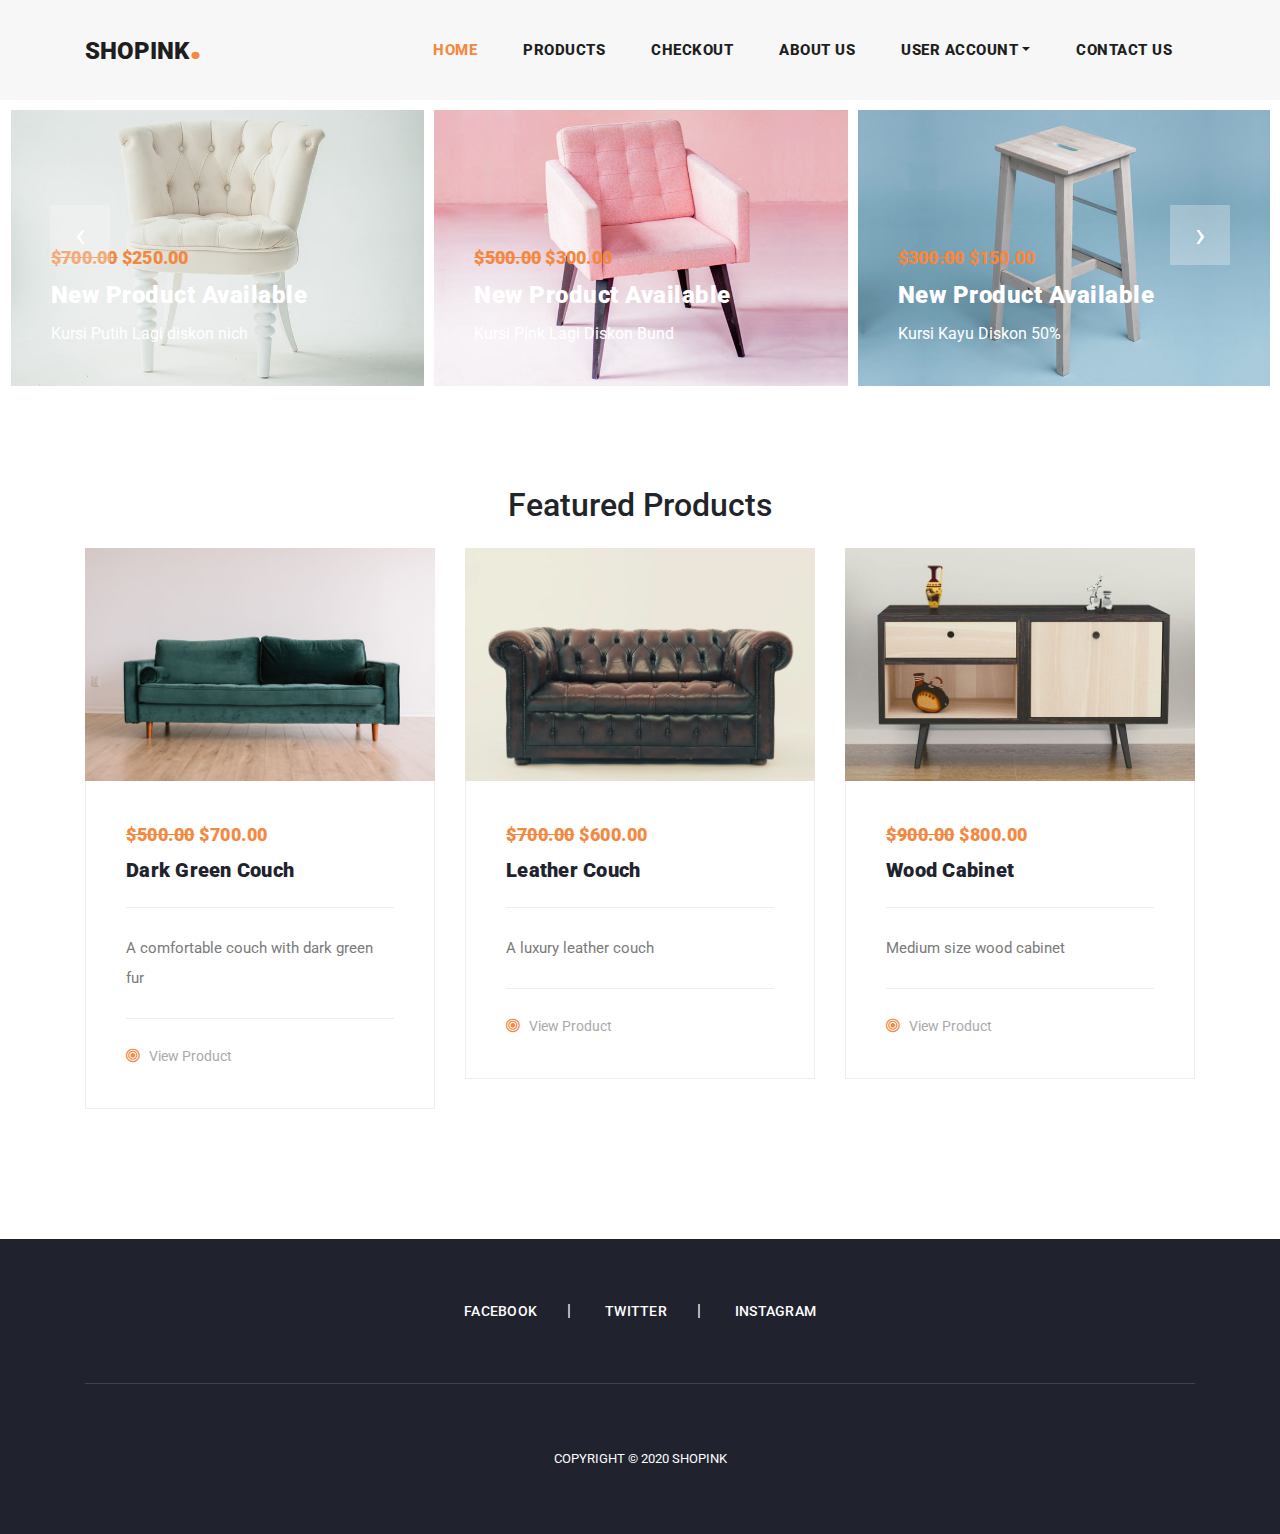
<file: index.html>
<!DOCTYPE html>
<html lang="en">

  <head>

    <meta charset="utf-8">
    <meta name="viewport" content="width=device-width, initial-scale=1, shrink-to-fit=no">
    <meta name="description" content="">
    <meta name="author" content="">
    <link href="https://fonts.googleapis.com/css?family=Roboto:100,100i,300,300i,400,400i,500,500i,700,700i,900,900i&display=swap" rel="stylesheet">

    <title>Shopink</title>

    <!-- Bootstrap core CSS -->
    <link href="vendor/bootstrap/css/bootstrap.min.css" rel="stylesheet">


    <!-- Additional CSS Files -->
    <link rel="stylesheet" href="assets/css/fontawesome.css">
    <link rel="stylesheet" href="assets/css/style.css">
    <link rel="stylesheet" href="assets/css/owl.css">
  </head>

  <body>

    <!-- ***** Preloader Start ***** -->
    <div id="preloader">
        <div class="jumper">
            <div></div>
            <div></div>
            <div></div>
        </div>
    </div>  
    <!-- ***** Preloader End ***** -->

    <!-- Header -->
    <header class="">
      <nav class="navbar navbar-expand-lg">
        <div class="container">
          <a class="navbar-brand" href="index.html"><h2>Shopink<em>.</em></h2></a>
          <button class="navbar-toggler" type="button" data-toggle="collapse" data-target="#navbarResponsive" aria-controls="navbarResponsive" aria-expanded="false" aria-label="Toggle navigation">
            <span class="navbar-toggler-icon"></span>
          </button>
          <div class="collapse navbar-collapse" id="navbarResponsive">
            <ul class="navbar-nav ml-auto">
              <li class="nav-item active">
                <a class="nav-link" href="index.html">Home
                  <span class="sr-only">(current)</span>
                </a>
              </li> 
              <li class="nav-item">
                <a class="nav-link" href="products.html">Products</a>
              </li>

              <li class="nav-item">
                <a class="nav-link" href="checkout.html">Checkout</a>
              </li>

              <li class="nav-item">
                <a class="nav-link" href="about.html">About Us</a>
              </li>
              
              <li class="nav-item dropdown">
                  <a class="nav-link dropdown-toggle" data-toggle="dropdown" href="#" role="button" aria-haspopup="true" aria-expanded="false">User Account</a>
                  
                  <div class="dropdown-menu">
                    <a class="dropdown-item" href="Login.html">Login</a>
                    <a class="dropdown-item" href="register.html">Register</a>
                  </div>
              </li>
              
              <li class="nav-item">
                <a class="nav-link" href="contact.html">Contact Us</a>
              </li>
            </ul>
          </div>
        </div>
      </nav>
    </header>

    <!-- Page Content -->
    <!-- Banner Starts Here -->
    <div class="main-banner header-text">
      <div class="container-fluid">
        <div class="owl-banner owl-carousel">
          <div class="item">
            <img src="assets/images/product-1-720x480.jpg" alt="">
            <div class="item-content">
              
              <div class="main-content">
                <div class="meta-category">
                  <span> <del>$700.00</del>  $250.00 </span>
                </div>

                <a href="vacation-details.html"><h4>New Product Available</h4></a>

                <ul class="post-info">
                  <li>Kursi Putih Lagi diskon nich</li>
                </ul>
              </div>
            
            </div>
          </div>
          <div class="item">
            <img src="assets/images/product-2-720x480.jpg" alt="">
            <div class="item-content">
              
              <div class="main-content">
                <div class="meta-category">
                  <span> <del>$500.00</del>  $300.00 </span>
                </div>

                <a href="vacation-details.html"><h4>New Product Available</h4></a>

                <ul class="post-info">
                  <li>Kursi Pink Lagi Diskon Bund</li>
                </ul>
              </div>
            
            </div>
          </div>
          <div class="item">
            <img src="assets/images/product-3-720x480.jpg" alt="">
            <div class="item-content">
              
              <div class="main-content">
                <div class="meta-category">
                  <span> <del>$300.00</del>  $150.00 </span>
                </div>

                <a href="vacation-details.html"><h4>New Product Available</h4></a>

                <ul class="post-info">
                  <li>Kursi Kayu Diskon 50%</li>
                </ul>
              </div>
            
            </div>
          </div>
          <div class="item">
            <img src="assets/images/product-4-720x480.jpg" alt="">
            <div class="item-content">
              
              <div class="main-content">
                <div class="meta-category">
                  <span> <del>$500.00</del>  $700.00 </span>
                </div>

                <a href="vacation-details.html"><h4>New Product Available</h4></a>

                <ul class="post-info">
                  <li>Kursi Ijo Tua</li>
                </ul>
              </div>
            
            </div>
          </div>
          <div class="item">
            <img src="assets/images/product-5-720x480.jpg" alt="">
            <div class="item-content">
              
              <div class="main-content">
                <div class="meta-category">
                  <span> <del>$700.00</del>  $600.00 </span>
                </div>

                <a href="vacation-details.html"><h4>New Product Available</h4></a>

                <ul class="post-info">
                  <li>Get 25% discount only for 100 people first</li>
                </ul>
              </div>
            
            </div>
          </div>
          <div class="item">
            <img src="assets/images/product-6-720x480.jpg" alt="">
            <div class="item-content">
              <div class="main-content">
                <div class="meta-category">
                  <span> <del>$900.00</del>  $800.00 </span>
                </div>

                <a href="vacation-details.html"><h4>New Product Available</h4></a>

                <ul class="post-info">
                  <li>Diskon Natal Khusus Hari Ini</li>
                </ul>
              </div>
            </div>
          </div>
        </div>
      </div>
    </div>
    <!-- Banner Ends Here -->

    <section class="blog-posts grid-system">
      <div class="container">
        <div class="all-blog-posts">
          <h2 class="text-center">Featured Products</h2>
          <br>
          <div class="row">
            <div class="col-md-4 col-sm-6">
              <div class="blog-post">
                <div class="blog-thumb">
                  <img src="assets/images/product-4-720x480.jpg" alt="">
                </div>
                <div class="down-content">
                  <span> <del>$500.00</del>  $700.00 </span>
                  <a href="products.html"><h4>Dark Green Couch</h4></a>
                  <p>A comfortable couch with dark green fur</p>
                  <div class="post-options">
                    <div class="row">
                      <div class="col-lg-12">
                        <ul class="post-tags">
                          <li><i class="fa fa-bullseye"></i></li>
                          <li><a href="product-details.html">View Product</a></li>
                        </ul>
                      </div>
                    </div>
                  </div>
                </div>
              </div>
            </div>
            <div class="col-md-4 col-sm-6">
              <div class="blog-post">
                <div class="blog-thumb">
                  <img src="assets/images/product-5-720x480.jpg" alt="">
                </div>
                <div class="down-content">
                  <span> <del>$700.00</del>  $600.00 </span>
                  <a href="products.html"><h4>Leather Couch</h4></a>
                  <p>A luxury leather couch</p>
                  <div class="post-options">
                    <div class="row">
                      <div class="col-lg-12">
                        <ul class="post-tags">
                          <li><i class="fa fa-bullseye"></i></li>
                          <li><a href="product-details.html">View Product</a></li>
                        </ul>
                      </div>
                    </div>
                  </div>
                </div>
              </div>
            </div>
            <div class="col-md-4 col-sm-6">
              <div class="blog-post">
                <div class="blog-thumb">
                  <img src="assets/images/product-6-720x480.jpg" alt="">
                </div>
                <div class="down-content">
                  <span> <del>$900.00</del>  $800.00 </span>
                  <a href="products.html"><h4>Wood Cabinet</h4></a>
                  <p>Medium size wood cabinet</p>
                  <div class="post-options">
                    <div class="row">
                      <div class="col-lg-12">
                        <ul class="post-tags">
                          <li><i class="fa fa-bullseye"></i></li>
                          <li><a href="product-details.html">View Product</a></li>
                        </ul>
                      </div>
                    </div>
                  </div>
                </div>
              </div>
            </div>
          </div>
        </div>
      </div>
    </section>

    <footer>
      <div class="container">
        <div class="row">
          <div class="col-lg-12">
            <ul class="social-icons">
              <li><a href="#">Facebook</a></li>
              <li><a href="#">Twitter</a></li>
              <li><a href="#">Instagram</a></li>
            </ul>
          </div>
          <div class="col-lg-12">
            <div class="copyright-text">
              <p>
                Copyright © 2020 Shopink
              </p>
            </div>
          </div>
        </div>
      </div>
    </footer>

    <!-- Bootstrap core JavaScript -->
    <script src="vendor/jquery/jquery.min.js"></script>
    <script src="vendor/bootstrap/js/bootstrap.bundle.min.js"></script>

    <!-- Additional Scripts -->
    <script src="assets/js/custom.js"></script>
    <script src="assets/js/owl.js"></script>
    <script src="assets/js/slick.js"></script>
    <script src="assets/js/isotope.js"></script>
    <script src="assets/js/accordions.js"></script>

    <script language = "text/Javascript"> 
      cleared[0] = cleared[1] = cleared[2] = 0; //set a cleared flag for each field
      function clearField(t){                   //declaring the array outside of the
      if(! cleared[t.id]){                      // function makes it static and global
          cleared[t.id] = 1;  // you could use true and false, but that's more typing
          t.value='';         // with more chance of typos
          t.style.color='#fff';
          }
      }
    </script>

  </body>
</html>
</file>
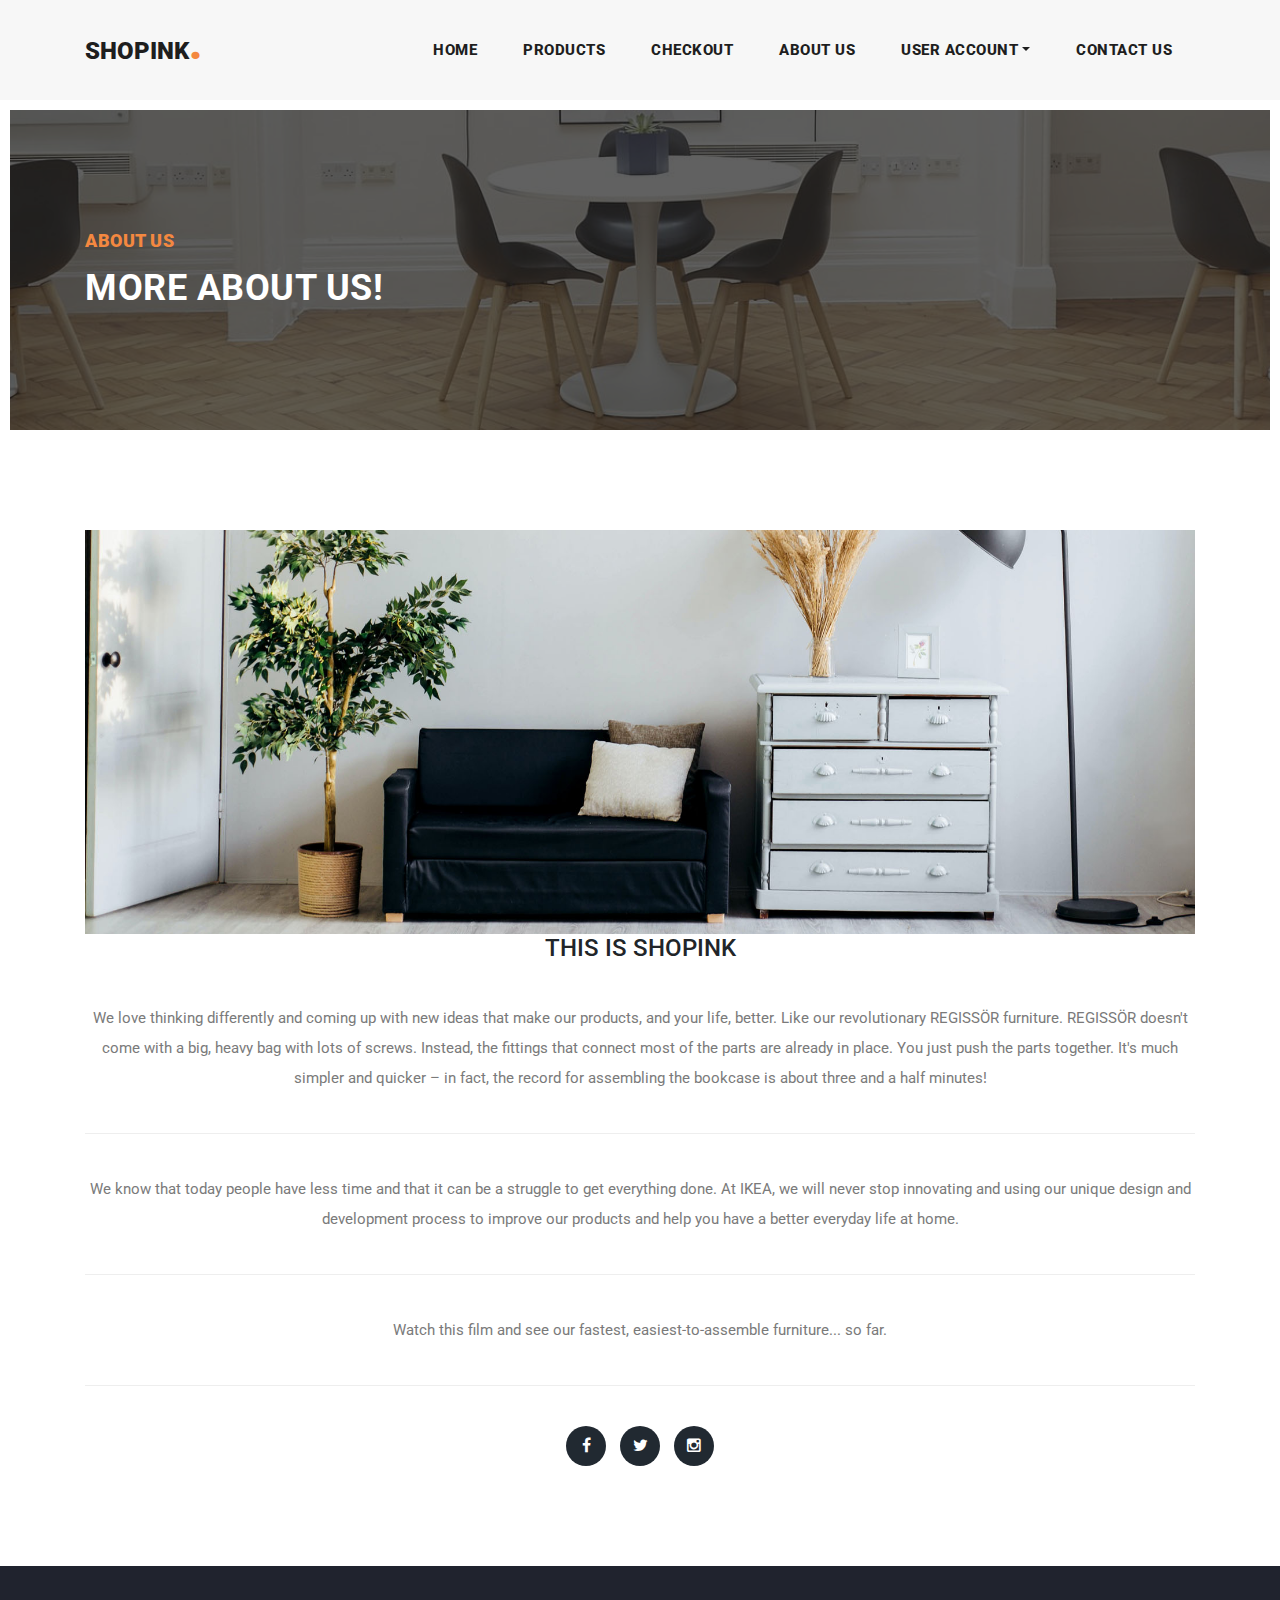
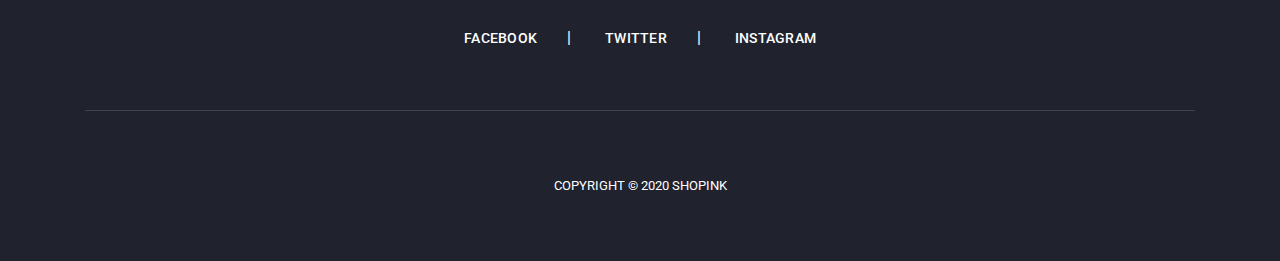
<file: about.html>
<!DOCTYPE html>
<html lang="en">

  <head>

    <meta charset="utf-8">
    <meta name="viewport" content="width=device-width, initial-scale=1, shrink-to-fit=no">
    <meta name="description" content="">
    <meta name="author" content="">
    <link href="https://fonts.googleapis.com/css?family=Roboto:100,100i,300,300i,400,400i,500,500i,700,700i,900,900i&display=swap" rel="stylesheet">

    <title>Shopink</title>

    <!-- Bootstrap core CSS -->
    <link href="vendor/bootstrap/css/bootstrap.min.css" rel="stylesheet">


    <!-- Additional CSS Files -->
    <link rel="stylesheet" href="assets/css/fontawesome.css">
    <link rel="stylesheet" href="assets/css/style.css">
    <link rel="stylesheet" href="assets/css/owl.css">

  </head>

  <body>

    <!-- ***** Preloader Start ***** -->
    <div id="preloader">
        <div class="jumper">
            <div></div>
            <div></div>
            <div></div>
        </div>
    </div>  
    <!-- ***** Preloader End ***** -->

    <!-- Header -->
    <header class="">
      <nav class="navbar navbar-expand-lg">
        <div class="container">
          <a class="navbar-brand" href="index.html"><h2>Shopink<em>.</em></h2></a>
          <button class="navbar-toggler" type="button" data-toggle="collapse" data-target="#navbarResponsive" aria-controls="navbarResponsive" aria-expanded="false" aria-label="Toggle navigation">
            <span class="navbar-toggler-icon"></span>
          </button>
          <div class="collapse navbar-collapse" id="navbarResponsive">
            <ul class="navbar-nav ml-auto">
              <li class="nav-item">
                <a class="nav-link" href="index.html">Home
                  <span class="sr-only">(current)</span>
                </a>
              </li> 
              <li class="nav-item">
                <a class="nav-link" href="products.html">Products</a>
              </li>

              <li class="nav-item">
                <a class="nav-link" href="checkout.html">Checkout</a>
              </li>

              <li class="nav-item">
                <a class="nav-link" href="about.html">About Us</a>
              </li>
              
              <li class="nav-item dropdown">
                  <a class="nav-link dropdown-toggle" data-toggle="dropdown" href="#" role="button" aria-haspopup="true" aria-expanded="false">User Account</a>
                  
                  <div class="dropdown-menu">
                    <a class="dropdown-item" href="Login.html">Login</a>
                    <a class="dropdown-item" href="register.html">Register</a>
                  </div>
              </li>

              <li class="nav-item">
                <a class="nav-link" href="contact.html">Contact Us</a>
              </li>
            </ul>
          </div>
        </div>
      </nav>
    </header>

    <!-- Page Content -->
    <!-- Banner Starts Here -->
    <div class="heading-page header-text">
      <section class="page-heading">
        <div class="container">
          <div class="row">
            <div class="col-lg-12">
              <div class="text-content">
                <h4>about us</h4>
                <h2>more about us!</h2>
              </div>
            </div>
          </div>
        </div>
      </section>
    </div>
    
    <!-- Banner Ends Here -->


    <section class="about-us">
      <div class="container">
      	
        <div class="row">
          <div class="col-lg-12">
            <img src="assets/images/about-fullscreen-1-1920x700.jpg" alt="">
            <h4 text-align="center"> THIS IS SHOPINK </h4>
            <p>We love thinking differently and coming up with new ideas that make our products, and your life, better. Like our revolutionary REGISSÖR furniture. REGISSÖR doesn't come with a big, heavy bag with lots of screws. Instead, the fittings that connect most of the parts are already in place. You just push the parts together. It's much simpler and quicker – in fact, the record for assembling the bookcase is about three and a half minutes!</p>

            <p>We know that today people have less time and that it can be a struggle to get everything done. At IKEA, we will never stop innovating and using our unique design and development process to improve our products and help you have a better everyday life at home.</p>

            <p>Watch this film and see our fastest, easiest-to-assemble furniture... so far.</p>
          </div>
        </div>
        
        <div class="row">
          <div class="col-lg-12">
            <ul class="social-icons">
              <li><a href="#"><i class="fa fa-facebook"></i></a></li>
              <li><a href="#"><i class="fa fa-twitter"></i></a></li>
              <li><a href="#"><i class="fa fa-instagram"></i></a></li>
            </ul>
          </div>
        </div>
        
      </div>
    </section>

    
    <footer>
      <div class="container">
        <div class="row">
          <div class="col-lg-12">
            <ul class="social-icons">
              <li><a href="#">Facebook</a></li>
              <li><a href="#">Twitter</a></li>
              <li><a href="#">Instagram</a></li>
            </ul>
          </div>
          <div class="col-lg-12">
            <div class="copyright-text">
              <p>
                Copyright © 2020 Shopink
              </p>
            </div>
          </div>
        </div>
      </div>
    </footer>

    <!-- Bootstrap core JavaScript -->
    <script src="vendor/jquery/jquery.min.js"></script>
    <script src="vendor/bootstrap/js/bootstrap.bundle.min.js"></script>

    <!-- Additional Scripts -->
    <script src="assets/js/custom.js"></script>
    <script src="assets/js/owl.js"></script>
    <script src="assets/js/slick.js"></script>
    <script src="assets/js/isotope.js"></script>
    <script src="assets/js/accordions.js"></script>

    <script language = "text/Javascript"> 
      cleared[0] = cleared[1] = cleared[2] = 0; //set a cleared flag for each field
      function clearField(t){                   //declaring the array outside of the
      if(! cleared[t.id]){                      // function makes it static and global
          cleared[t.id] = 1;  // you could use true and false, but that's more typing
          t.value='';         // with more chance of typos
          t.style.color='#fff';
          }
      }
    </script>

  </body>
</html>
</file>
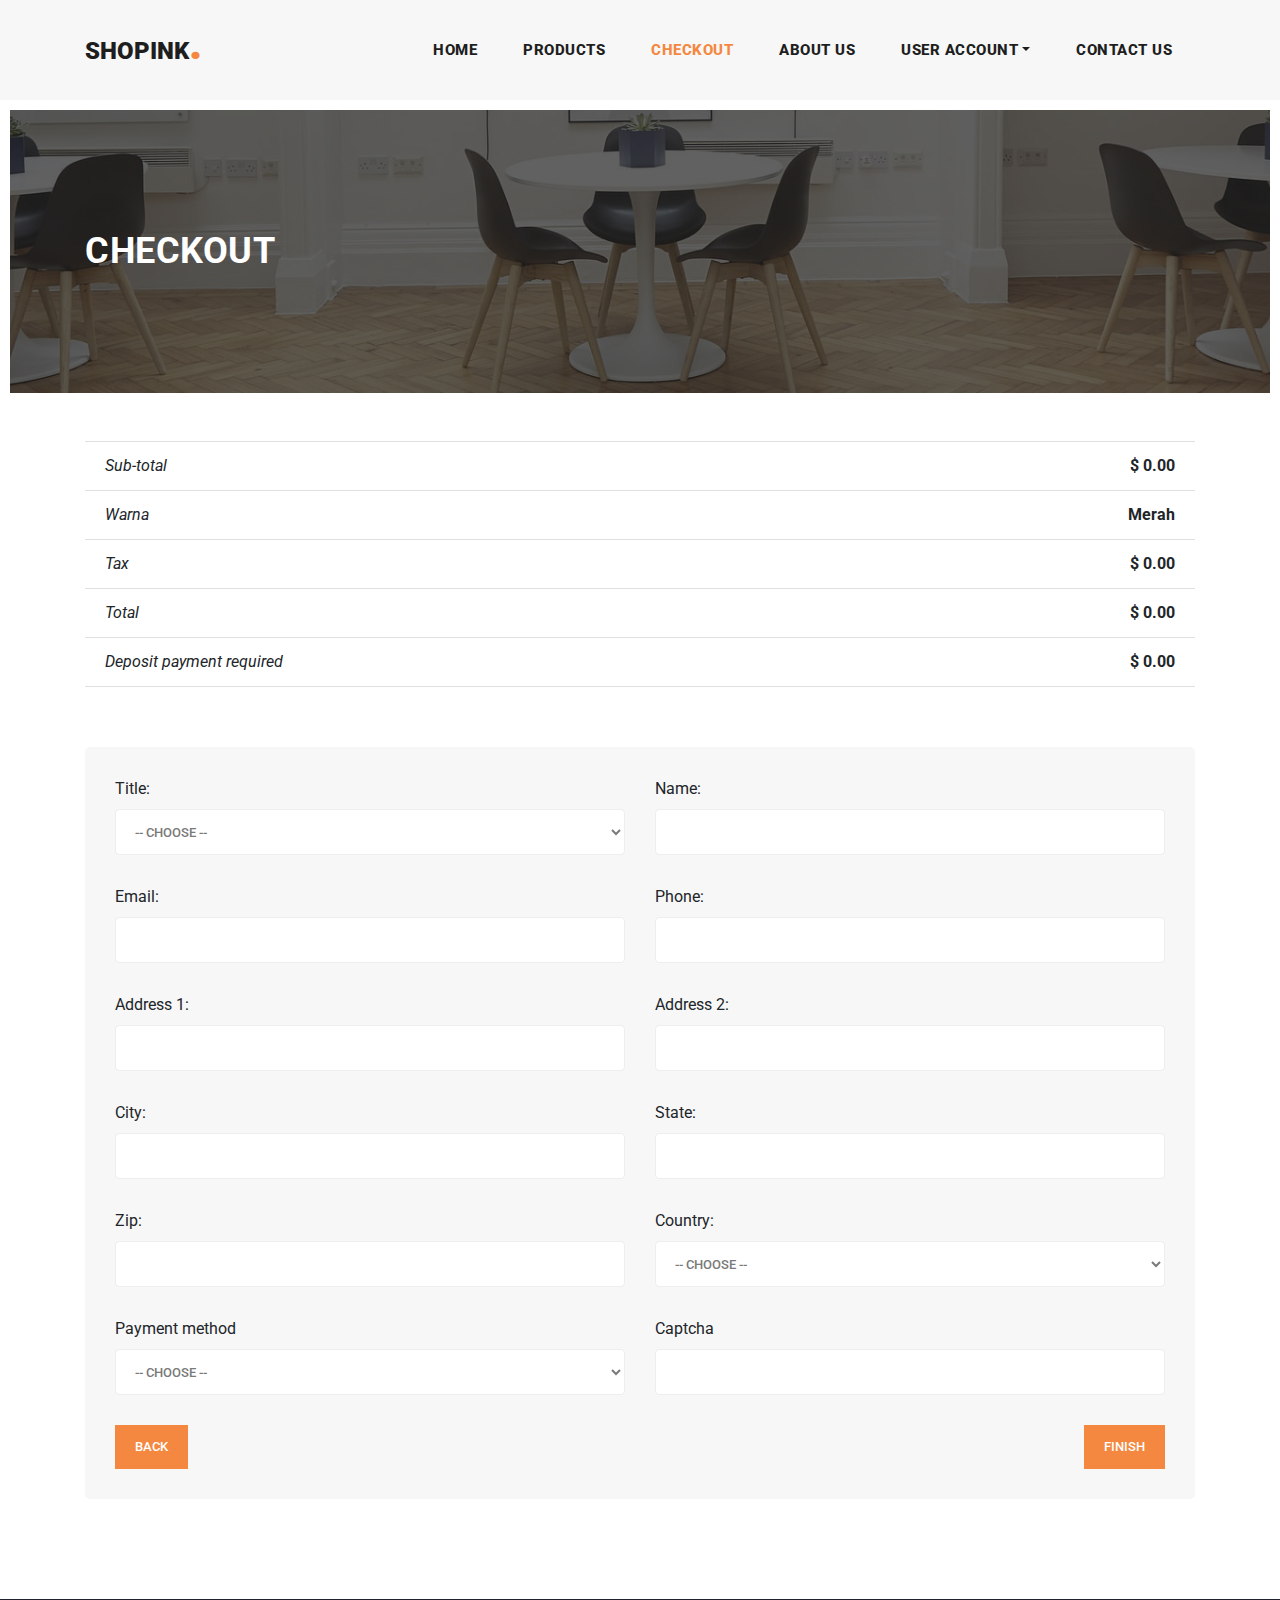
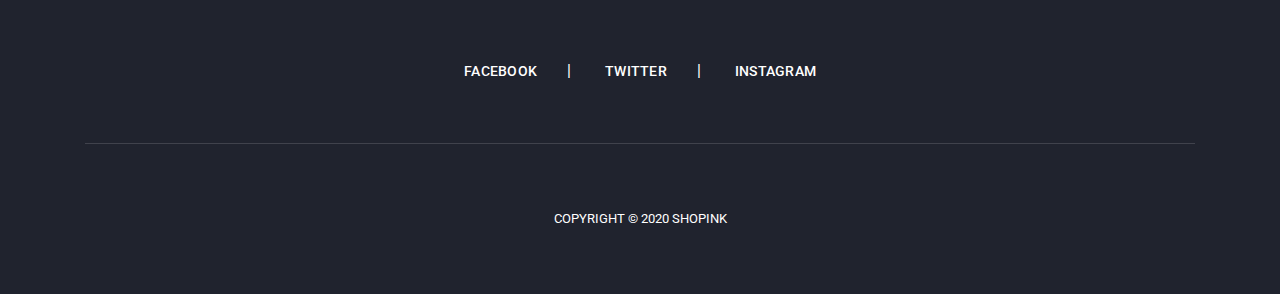
<file: checkout.html>
<!DOCTYPE html>
<html lang="en">

  <head>

    <meta charset="utf-8">
    <meta name="viewport" content="width=device-width, initial-scale=1, shrink-to-fit=no">
    <meta name="description" content="">
    <meta name="author" content="">
    <link href="https://fonts.googleapis.com/css?family=Roboto:100,100i,300,300i,400,400i,500,500i,700,700i,900,900i&display=swap" rel="stylesheet">

    <title>Shopink</title>

    <!-- Bootstrap core CSS -->
    <link href="vendor/bootstrap/css/bootstrap.min.css" rel="stylesheet">


    <!-- Additional CSS Files -->
    <link rel="stylesheet" href="assets/css/fontawesome.css">
    <link rel="stylesheet" href="assets/css/style.css">
    <link rel="stylesheet" href="assets/css/owl.css">
  </head>

  <body>

    <!-- ***** Preloader Start ***** -->
    <div id="preloader">
        <div class="jumper">
            <div></div>
            <div></div>
            <div></div>
        </div>
    </div>  
    <!-- ***** Preloader End ***** -->

    <!-- Header -->
    <header class="">
      <nav class="navbar navbar-expand-lg">
        <div class="container">
          <a class="navbar-brand" href="index.html"><h2>Shopink<em>.</em></h2></a>
          <button class="navbar-toggler" type="button" data-toggle="collapse" data-target="#navbarResponsive" aria-controls="navbarResponsive" aria-expanded="false" aria-label="Toggle navigation">
            <span class="navbar-toggler-icon"></span>
          </button>
          <div class="collapse navbar-collapse" id="navbarResponsive">
            <ul class="navbar-nav ml-auto">
              <li class="nav-item">
                <a class="nav-link" href="index.html">Home
                  <span class="sr-only">(current)</span>
                </a>
              </li> 
              <li class="nav-item">
                <a class="nav-link" href="products.html">Products</a>
              </li>

              <li class="nav-item active">
                <a class="nav-link" href="checkout.html">Checkout</a>
              </li>

              <li class="nav-item">
               <a class="nav-link" href="about.html">About Us</a>
             </li>
             
             <li class="nav-item dropdown">
                 <a class="nav-link dropdown-toggle" data-toggle="dropdown" href="#" role="button" aria-haspopup="true" aria-expanded="false">User Account</a>
                 
                 <div class="dropdown-menu">
                   <a class="dropdown-item" href="Login.html">Login</a>
                   <a class="dropdown-item" href="register.html">Register</a>
                 </div>
             </li>

              <li class="nav-item">
                <a class="nav-link" href="contact.html">Contact Us</a>
              </li>
            </ul>
          </div>
        </div>
      </nav>
    </header>

    <!-- Page Content -->
    <!-- Banner Starts Here -->
    <div class="heading-page header-text">
      <section class="page-heading">
        <div class="container">
          <div class="row">
            <div class="col-lg-12">
              <div class="text-content">
                <h2>Checkout</h2>
                <h2></h2>
              </div>
            </div>
          </div>
        </div>
      </section>
    </div>
    
    <!-- Banner Ends Here -->

    <section class="contact-us">
      <div class="container">
        <br>
        <br>

        <ul class="list-group list-group-flush">
          <li class="list-group-item">
            <div class="row">
                  <div class="col-6">
                       <em>Sub-total</em>
                  </div>
                  
                  <div class="col-6 text-right">
                       <strong>$ 0.00</strong>
                  </div>
             </div>
          </li>
          
          <li class="list-group-item">
               <div class="row">
                    <div class="col-6">
                         <em>Warna</em>
                    </div>

                    <div class="col-6 text-right">
                         <strong>Merah</strong>
                    </div>
               </div>
          </li>

          <li class="list-group-item">
               <div class="row">
                    <div class="col-6">
                         <em>Tax</em>
                    </div>

                    <div class="col-6 text-right">
                         <strong>$ 0.00</strong>
                    </div>
               </div>
          </li>

          <li class="list-group-item">
               <div class="row">
                    <div class="col-6">
                         <em>Total</em>
                    </div>

                    <div class="col-6 text-right">
                         <strong>$ 0.00</strong>
                    </div>
               </div>
          </li>

          <li class="list-group-item">
               <div class="row">
                    <div class="col-6">
                         <em>Deposit payment required</em>
                    </div>

                    <div class="col-6 text-right">
                         <strong>$ 0.00</strong>
                    </div>
               </div>
          </li>
        </ul>

        <div class="inner-content">
          <div class="contact-us">
            <div class="contact-form">
                <form action="#">
                     <div class="row">
                          <div class="col-sm-6 col-xs-12">
                               <div class="form-group">
                                    <label class="control-label">Title:</label>
                                    <select class="form-control" data-msg-required="This field is required.">
                                         <option value="">-- Choose --</option>
                                         <option value="dr">Dr.</option>
                                         <option value="miss">Miss</option>
                                         <option value="mr">Mr.</option>
                                         <option value="mrs">Mrs.</option>
                                         <option value="ms">Ms.</option>
                                         <option value="other">Other</option>
                                         <option value="prof">Prof.</option>
                                         <option value="rev">Rev.</option>
                                    </select>
                               </div>
                          </div>
                          <div class="col-sm-6 col-xs-12">
                               <div class="form-group">
                                    <label class="control-label">Name:</label>
                                    <input type="text" class="form-control">
                               </div>
                          </div>
                     </div>
                     <div class="row">
                          <div class="col-sm-6 col-xs-12">
                               <div class="form-group">
                                    <label class="control-label">Email:</label>
                                    <input type="text" class="form-control">
                               </div>
                          </div>
                          <div class="col-sm-6 col-xs-12">
                               <div class="form-group">
                                    <label class="control-label">Phone:</label>
                                    <input type="text" class="form-control">
                               </div>
                          </div>
                     </div>
                     <div class="row">
                          <div class="col-sm-6 col-xs-12">
                               <div class="form-group">
                                    <label class="control-label">Address 1:</label>
                                    <input type="text" class="form-control">
                               </div>
                          </div>
                          <div class="col-sm-6 col-xs-12">
                               <div class="form-group">
                                    <label class="control-label">Address 2:</label>
                                    <input type="text" class="form-control">
                               </div>
                          </div>
                     </div>
                     <div class="row">
                          <div class="col-sm-6 col-xs-12">
                               <div class="form-group">
                                    <label class="control-label">City:</label>
                                    <input type="text" class="form-control">
                               </div>
                          </div>
                          <div class="col-sm-6 col-xs-12">
                               <div class="form-group">
                                    <label class="control-label">State:</label>
                                    <input type="text" class="form-control">
                               </div>
                          </div>
                     </div>
                     <div class="row">
                          <div class="col-sm-6 col-xs-12">
                               <div class="form-group">
                                    <label class="control-label">Zip:</label>
                                    <input type="text" class="form-control">
                               </div>
                          </div>
                          <div class="col-sm-6 col-xs-12">
                               <div class="form-group">
                                    <label class="control-label">Country:</label>
                                    <select class="form-control">
                                         <option value="">-- Choose --</option>
                                         <option value="">-- Choose --</option>
                                         <option value="">-- Choose --</option>
                                         <option value="">-- Choose --</option>
                                    </select>
                               </div>
                          </div>
                     </div>

                     <div class="row">
                          <div class="col-sm-6 col-xs-12">
                               <div class="form-group">
                                    <label class="control-label">Payment method</label>

                                    <select class="form-control">
                                         <option value="">-- Choose --</option>
                                         <option value="bank">Bank account</option>
                                         <option value="cash">Cash</option>
                                         <option value="paypal">PayPal</option>
                                    </select>
                               </div>
                          </div>

                          <div class="col-sm-6 col-xs-12">
                               <div class="form-group">
                                    <label class="control-label">Captcha</label>
                                    <input type="text" class="form-control">
                               </div>
                          </div>
                     </div>

                     <div class="clearfix">
                          <button type="button" class="filled-button pull-left">Back</button>
                          
                          <button type="submit" class="filled-button pull-right">Finish</button>
                     </div>
                </form>
            </div>
          </div>
        </div>
      </div>
    </section>
    
    <footer>
      <div class="container">
        <div class="row">
          <div class="col-lg-12">
            <ul class="social-icons">
              <li><a href="#">Facebook</a></li>
              <li><a href="#">Twitter</a></li>
              <li><a href="#">Instagram</a></li>
            </ul>
          </div>
          <div class="col-lg-12">
            <div class="copyright-text">
              <p>
                Copyright © 2020 Shopink
              </p>
            </div>
          </div>
        </div>
      </div>
    </footer>

    <!-- Bootstrap core JavaScript -->
    <script src="vendor/jquery/jquery.min.js"></script>
    <script src="vendor/bootstrap/js/bootstrap.bundle.min.js"></script>

    <!-- Additional Scripts -->
    <script src="assets/js/custom.js"></script>
    <script src="assets/js/owl.js"></script>
    <script src="assets/js/slick.js"></script>
    <script src="assets/js/isotope.js"></script>
    <script src="assets/js/accordions.js"></script>

    <script language = "text/Javascript"> 
      cleared[0] = cleared[1] = cleared[2] = 0; //set a cleared flag for each field
      function clearField(t){                   //declaring the array outside of the
      if(! cleared[t.id]){                      // function makes it static and global
          cleared[t.id] = 1;  // you could use true and false, but that's more typing
          t.value='';         // with more chance of typos
          t.style.color='#fff';
          }
      }
    </script>

  </body>
</html>
</file>
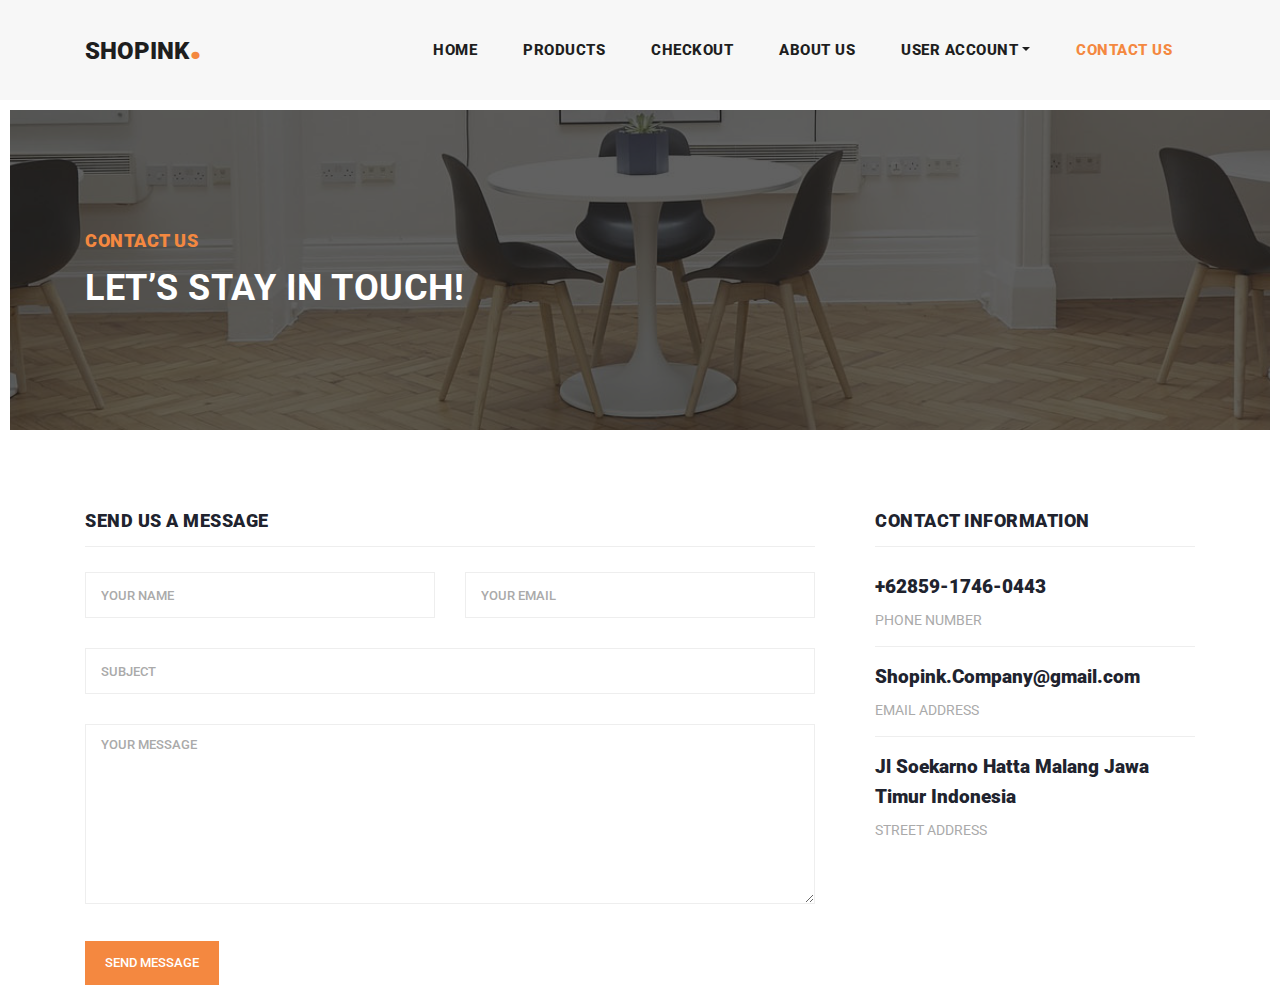
<file: contact.html>
<!DOCTYPE html>
<html lang="en">

  <head>

    <meta charset="utf-8">
    <meta name="viewport" content="width=device-width, initial-scale=1, shrink-to-fit=no">
    <meta name="description" content="">
    <meta name="author" content="">
    <link href="https://fonts.googleapis.com/css?family=Roboto:100,100i,300,300i,400,400i,500,500i,700,700i,900,900i&display=swap" rel="stylesheet">

    <title>Shopink</title>

    <!-- Bootstrap core CSS -->
    <link href="vendor/bootstrap/css/bootstrap.min.css" rel="stylesheet">


    <!-- Additional CSS Files -->
    <link rel="stylesheet" href="assets/css/fontawesome.css">
    <link rel="stylesheet" href="assets/css/style.css">
    <link rel="stylesheet" href="assets/css/owl.css">
  </head>

  <body>

    <!-- ***** Preloader Start ***** -->
    <div id="preloader">
        <div class="jumper">
            <div></div>
            <div></div>
            <div></div>
        </div>
    </div>  
    <!-- ***** Preloader End ***** -->

    <!-- Header -->
    <header class="">
      <nav class="navbar navbar-expand-lg">
        <div class="container">
          <a class="navbar-brand" href="index.html"><h2>Shopink<em>.</em></h2></a>
          <button class="navbar-toggler" type="button" data-toggle="collapse" data-target="#navbarResponsive" aria-controls="navbarResponsive" aria-expanded="false" aria-label="Toggle navigation">
            <span class="navbar-toggler-icon"></span>
          </button>
          <div class="collapse navbar-collapse" id="navbarResponsive">
            <ul class="navbar-nav ml-auto">
              <li class="nav-item">
                <a class="nav-link" href="index.html">Home
                  <span class="sr-only">(current)</span>
                </a>
              </li> 
              <li class="nav-item">
                <a class="nav-link" href="products.html">Products</a>
              </li>

              <li class="nav-item">
                <a class="nav-link" href="checkout.html">Checkout</a>
              </li>

              <li class="nav-item">
                <a class="nav-link" href="about.html">About Us</a>
              </li>
              
              <li class="nav-item dropdown">
                  <a class="nav-link dropdown-toggle" data-toggle="dropdown" href="#" role="button" aria-haspopup="true" aria-expanded="false">User Account</a>
                  
                  <div class="dropdown-menu">
                    <a class="dropdown-item" href="Login.html">Login</a>
                    <a class="dropdown-item" href="register.html">Register</a>
                  </div>
              </li>

              <li class="nav-item active">
                <a class="nav-link" href="contact.html">Contact Us</a>
              </li>
            </ul>
          </div>
        </div>
      </nav>
    </header>

    <!-- Page Content -->
    <!-- Banner Starts Here -->
    <div class="heading-page header-text">
      <section class="page-heading">
        <div class="container">
          <div class="row">
            <div class="col-lg-12">
              <div class="text-content">
                <h4>contact us</h4>
                <h2>let’s stay in touch!</h2>
              </div>
            </div>
          </div>
        </div>
      </section>
    </div>
    
    <!-- Banner Ends Here -->


    <section class="contact-us">
      <div class="container">
        <div class="row">
        
          <div class="col-lg-12">
            <div class="down-contact">
              <div class="row">
                <div class="col-lg-8">
                  <div class="sidebar-item contact-form">
                    <div class="sidebar-heading">
                      <h2>Send us a message</h2>
                    </div>
                    <div class="content">
                      <form id="contact" action="" method="post">
                        <div class="row">
                          <div class="col-md-6 col-sm-12">
                            <fieldset>
                              <input name="name" type="text" id="name" placeholder="Your name" required="">
                            </fieldset>
                          </div>
                          <div class="col-md-6 col-sm-12">
                            <fieldset>
                              <input name="email" type="text" id="email" placeholder="Your email" required="">
                            </fieldset>
                          </div>
                          <div class="col-md-12 col-sm-12">
                            <fieldset>
                              <input name="subject" type="text" id="subject" placeholder="Subject">
                            </fieldset>
                          </div>
                          <div class="col-lg-12">
                            <fieldset>
                              <textarea name="message" rows="6" id="message" placeholder="Your Message" required=""></textarea>
                            </fieldset>
                          </div>
                          <div class="col-lg-12">
                            <fieldset>
                              <button type="submit" id="form-submit" class="main-button">Send Message</button>
                            </fieldset>
                          </div>
                        </div>
                      </form>
                    </div>
                  </div>
                </div>
                <div class="col-lg-4">
                  <div class="sidebar-item contact-information">
                    <div class="sidebar-heading">
                      <h2>contact information</h2>
                    </div>
                    <div class="content">
                      <ul>
                        <li>
                          <h5>+62859-1746-0443</h5>
                          <span>PHONE NUMBER</span>
                        </li>
                        <li>
                          <h5>Shopink.Company@gmail.com</h5>
                          <span>EMAIL ADDRESS</span>
                        </li>
                        <li>
                          <h5>Jl Soekarno Hatta Malang Jawa Timur Indonesia</h5>
                          <span>STREET ADDRESS</span>
                        </li>
                      </ul>
                    </div>
                  </div>
                </div>
              </div>
            </div>
          </div>

    <!-- Bootstrap core JavaScript -->
    <script src="vendor/jquery/jquery.min.js"></script>
    <script src="vendor/bootstrap/js/bootstrap.bundle.min.js"></script>

    <!-- Additional Scripts -->
    <script src="assets/js/custom.js"></script>
    <script src="assets/js/owl.js"></script>
    <script src="assets/js/slick.js"></script>
    <script src="assets/js/isotope.js"></script>
    <script src="assets/js/accordions.js"></script>

    <script language = "text/Javascript"> 
      cleared[0] = cleared[1] = cleared[2] = 0; //set a cleared flag for each field
      function clearField(t){                   //declaring the array outside of the
      if(! cleared[t.id]){                      // function makes it static and global
          cleared[t.id] = 1;  // you could use true and false, but that's more typing
          t.value='';         // with more chance of typos
          t.style.color='#fff';
          }
      }
    </script>

  </body>
</html>
</file>
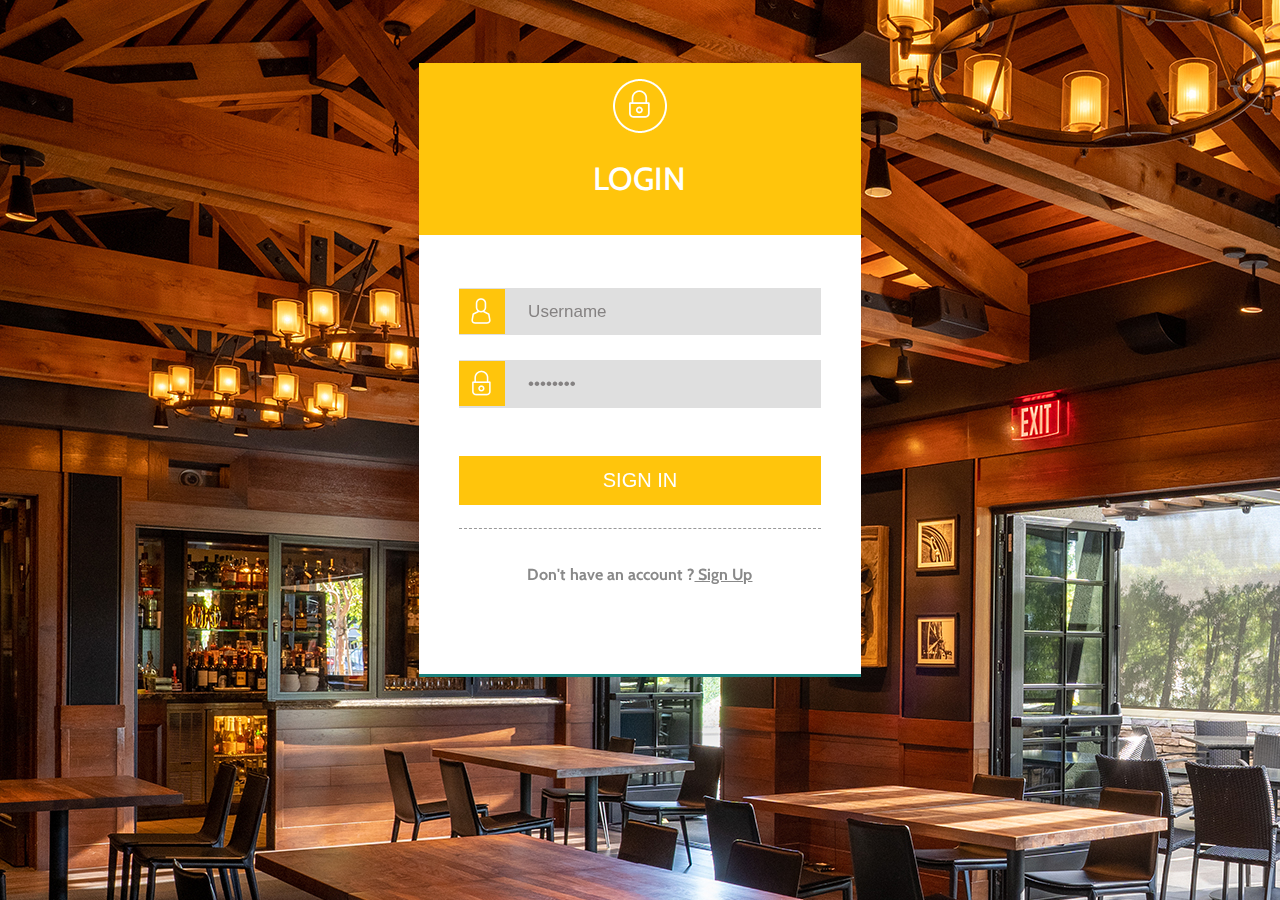
<file: login.html>
<!DOCTYPE html>
<html>
<head>
<title>Login Page</title>
<link href="assets/css/loginStyle.css" rel='stylesheet' type='text/css' />
<meta name="viewport" content="width=device-width, initial-scale=1">
<meta http-equiv="Content-Type" content="text/html; charset=utf-8" />
<meta name="keywords" content="Login , registration "./>
		<link href='http://fonts.googleapis.com/css?family=Cabin:400,500,600,700,400italic,500italic,600italic,700italic' rel='stylesheet' type='text/css'>
</head>
<body>
<!--/start-login-one-->
	<div class="login-01">
		<div class="one-login  hvr-float-shadow">
			<div class="one-login-head">
					<img src="assets/image/top-lock.png" alt=""/>
					<h1>LOGIN</h1>
					<span></span>
			</div>
			<form method="post" action="insertLogin.php">
				<li>
					<input type="text" class="text" value="Username" onfocus="this.value = '';" onblur="if (this.value == '') {this.value = 'Username';}" ><a href="#" class=" icon user"></a>
				</li>
				<li>
					<input type="password" class="text" value="Password" onfocus="this.value = '';" onblur="if (this.value == '') {this.value = 'Password';}"><a href="#" class=" icon lock"></a>
				</li>
				<div class="submit">
						<input type="submit"  value="SIGN IN">
						<a href="index.html"></a>
				</div>
					<h5>Don't have an account ?<a href="register.html"> Sign Up </a></h5>
				</form>
		</div>
	</div>
</body>
</html>
</file>
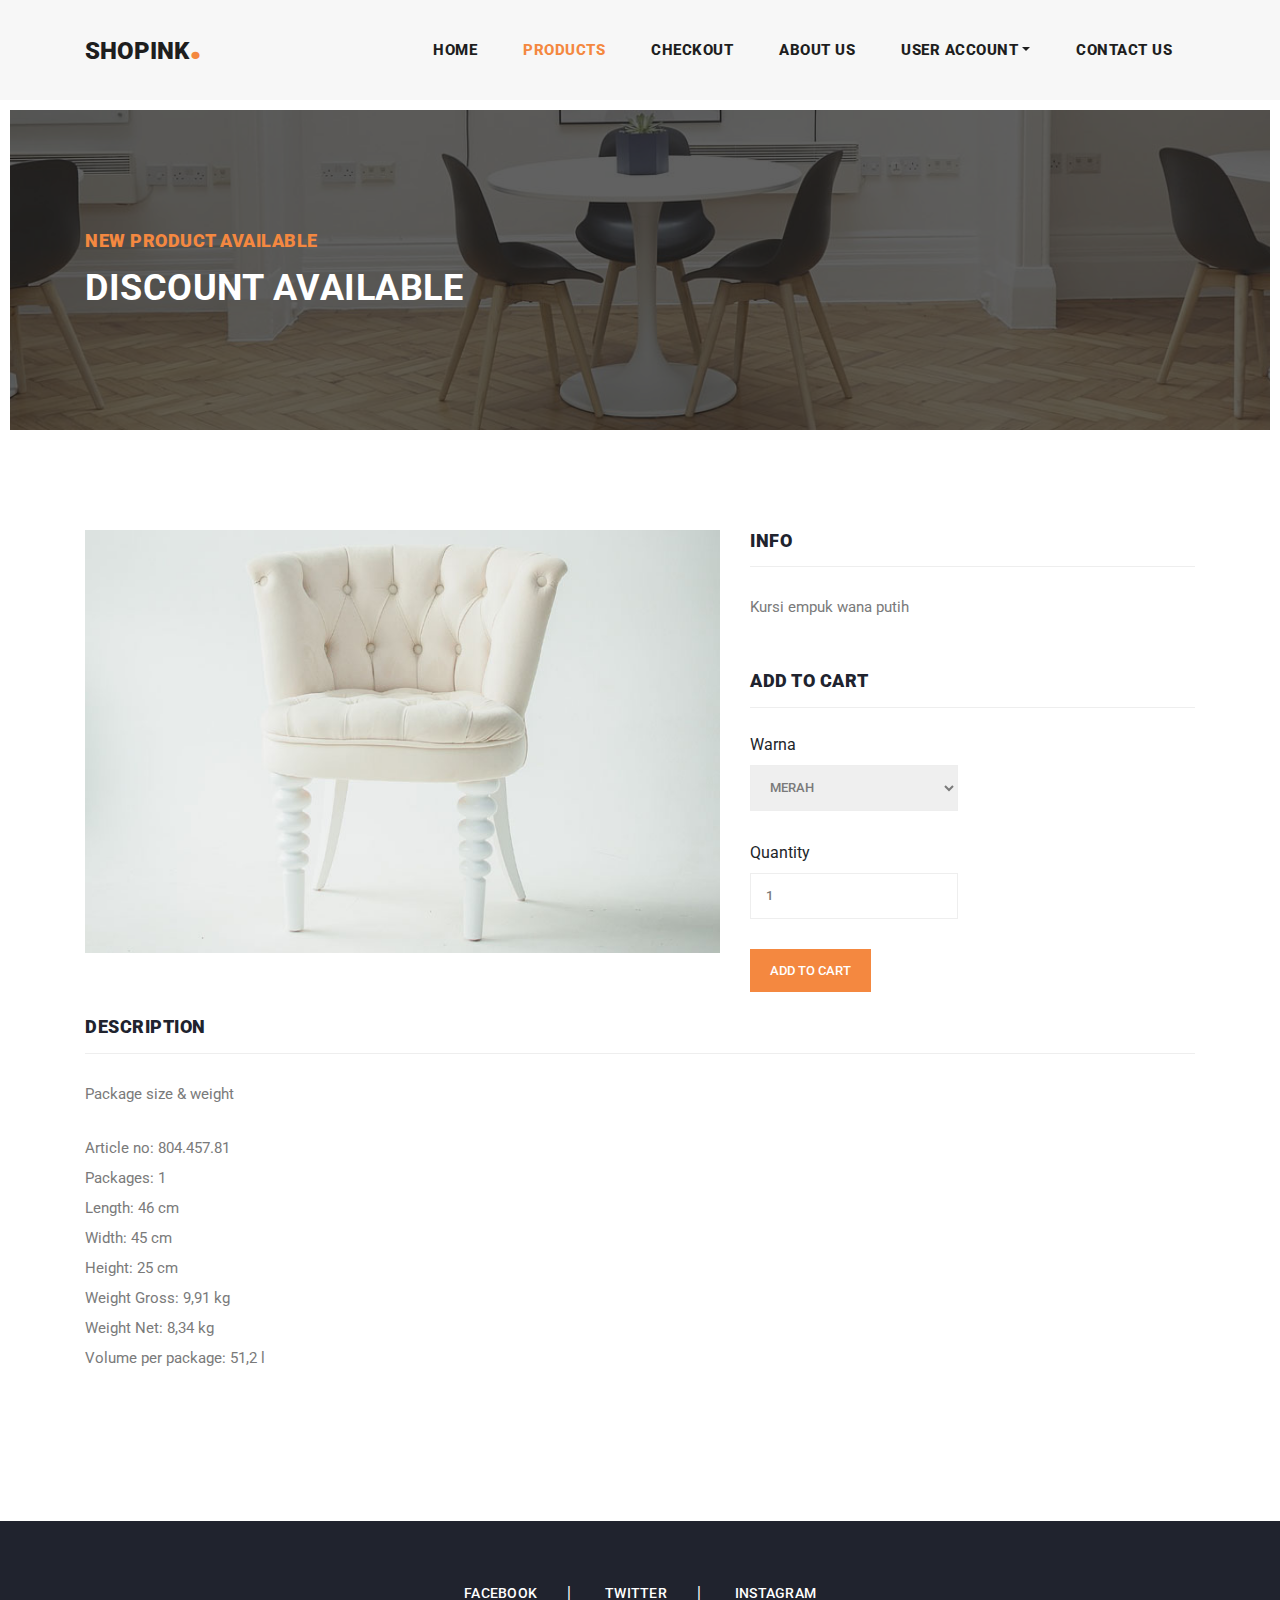
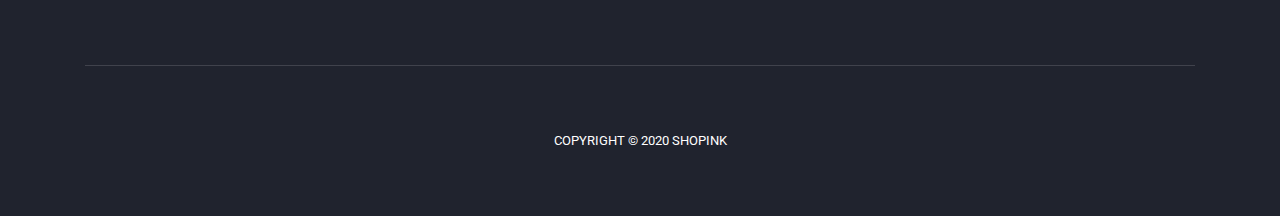
<file: product-details.html>
<!DOCTYPE html>
<html lang="en">

  <head>

    <meta charset="utf-8">
    <meta name="viewport" content="width=device-width, initial-scale=1, shrink-to-fit=no">
    <meta name="description" content="">
    <meta name="author" content="">
    <link href="https://fonts.googleapis.com/css?family=Roboto:100,100i,300,300i,400,400i,500,500i,700,700i,900,900i&display=swap" rel="stylesheet">

    <title>Shopink</title>

    <!-- Bootstrap core CSS -->
    <link href="vendor/bootstrap/css/bootstrap.min.css" rel="stylesheet">


    <!-- Additional CSS Files -->
    <link rel="stylesheet" href="assets/css/fontawesome.css">
    <link rel="stylesheet" href="assets/css/style.css">
    <link rel="stylesheet" href="assets/css/owl.css">

  </head>

  <body>

    <!-- ***** Preloader Start ***** -->
    <div id="preloader">
        <div class="jumper">
            <div></div>
            <div></div>
            <div></div>
        </div>
    </div>  
    <!-- ***** Preloader End ***** -->

    <!-- Header -->
    <header class="">
      <nav class="navbar navbar-expand-lg">
        <div class="container">
          <a class="navbar-brand" href="index.html"><h2>Shopink<em>.</em></h2></a>
          <button class="navbar-toggler" type="button" data-toggle="collapse" data-target="#navbarResponsive" aria-controls="navbarResponsive" aria-expanded="false" aria-label="Toggle navigation">
            <span class="navbar-toggler-icon"></span>
          </button>
          <div class="collapse navbar-collapse" id="navbarResponsive">
            <ul class="navbar-nav ml-auto">
              <li class="nav-item">
                <a class="nav-link" href="index.html">Home
                  <span class="sr-only">(current)</span>
                </a>
              </li> 
              <li class="nav-item active">
                <a class="nav-link" href="products.html">Products</a>
              </li>

              <li class="nav-item">
                <a class="nav-link" href="checkout.html">Checkout</a>
              </li>
              
              <li class="nav-item">
                <a class="nav-link" href="about.html">About Us</a>
              </li>
              
              <li class="nav-item dropdown">
                  <a class="nav-link dropdown-toggle" data-toggle="dropdown" href="#" role="button" aria-haspopup="true" aria-expanded="false">User Account</a>
                  
                  <div class="dropdown-menu">
                    <a class="dropdown-item" href="Login.html">Login</a>
                    <a class="dropdown-item" href="register.html">Register</a>
                  </div>
              </li>

              <li class="nav-item">
                <a class="nav-link" href="contact.html">Contact Us</a>
              </li>
            </ul>
          </div>
        </div>
      </nav>
    </header>

    <!-- Page Content -->
    <!-- Banner Starts Here -->
    <div class="heading-page header-text">
      <section class="page-heading">
        <div class="container">
          <div class="row">
            <div class="col-lg-12">
              <div class="text-content">
                <h4>New Product Available</h4>
                <h2>Discount Available</h2>
              </div>
            </div>
          </div>
        </div>
      </section>
    </div>
    
    <!-- Banner Ends Here -->

    <section class="blog-posts grid-system">
      <div class="container">
        <div class="row">
          <div class="col-md-7">
            <div>
              <img src="assets/images/product-1-720x480.jpg" alt="" class="img-fluid wc-image">
            </div>
          </div>

          <div class="col-md-5">
            <div class="sidebar-item recent-posts">
              <div class="sidebar-heading">
                <h2>Info</h2>
              </div>

              <div class="content">
                <p>Kursi empuk wana putih</p>
              </div>
            </div>

            <br>
            <br>
          
            <div class="contact-us">
              <div class="sidebar-item contact-form">
                <div class="sidebar-heading">
                  <h2>Add to Cart</h2>
                </div>

                <div class="content">
                  <form id="contact" action="" method="post">
                    <div class="row">
                      <div class="col-md-6 col-sm-12">
                        <fieldset>
                          <label for="">Warna</label>
                          <select>
                            <option value="0">Merah</option>
                            <option value="0">Biru</option>
                            <option value="0">Cream</option>
                          </select>
                        </fieldset>
                      </div>
                    </div>

                    <div class="row">
                      <div class="col-md-6 col-sm-12">
                        <fieldset>
                          <label for="">Quantity</label>
                          <input type="text" value="1" required="">
                        </fieldset>
                      </div>
                      <div class="col-lg-12">
                        <fieldset>
                          <button type="submit" id="form-submit" class="main-button">Add to Cart</button>
                        </fieldset>
                      </div>
                    </div>
                  </form>
                </div>
              </div>
            </div>

            <br>
          </div>
        </div>
      </div>
    </section>

    <div class="section contact-us">
      <div class="container">
        <div class="sidebar-item recent-posts">
          <div class="sidebar-heading">
            <h2>Description</h2>
          </div>

          <div class="content">
            <p>Package size & weight</p>
            <br>
            <p>Article no:	804.457.81 <br>
              Packages:	1<br>
              Length:	46 cm<br>
              Width:	45 cm<br>
              Height:	25 cm<br>
              Weight Gross:	9,91 kg<br>
              Weight Net:	8,34 kg<br>
              Volume per package:	51,2 l
              </p>
          </div>

          <br>
          <br>
        </div>
      </div>
    </div>

    <footer>
      <div class="container">
        <div class="row">
          <div class="col-lg-12">
            <ul class="social-icons">
              <li><a href="#">Facebook</a></li>
              <li><a href="#">Twitter</a></li>
              <li><a href="#">Instagram</a></li>
            </ul>
          </div>
          <div class="col-lg-12">
            <div class="copyright-text">
              <p>
                Copyright © 2020 Shopink</a>
              </p>
            </div>
          </div>
        </div>
      </div>
    </footer>

    <!-- Bootstrap core JavaScript -->
    <script src="vendor/jquery/jquery.min.js"></script>
    <script src="vendor/bootstrap/js/bootstrap.bundle.min.js"></script>

    <!-- Additional Scripts -->
    <script src="assets/js/custom.js"></script>
    <script src="assets/js/owl.js"></script>
    <script src="assets/js/slick.js"></script>
    <script src="assets/js/isotope.js"></script>
    <script src="assets/js/accordions.js"></script>

    <script language = "text/Javascript"> 
      cleared[0] = cleared[1] = cleared[2] = 0; //set a cleared flag for each field
      function clearField(t){                   //declaring the array outside of the
      if(! cleared[t.id]){                      // function makes it static and global
          cleared[t.id] = 1;  // you could use true and false, but that's more typing
          t.value='';         // with more chance of typos
          t.style.color='#fff';
          }
      }
    </script>

  </body>
</html>
</file>
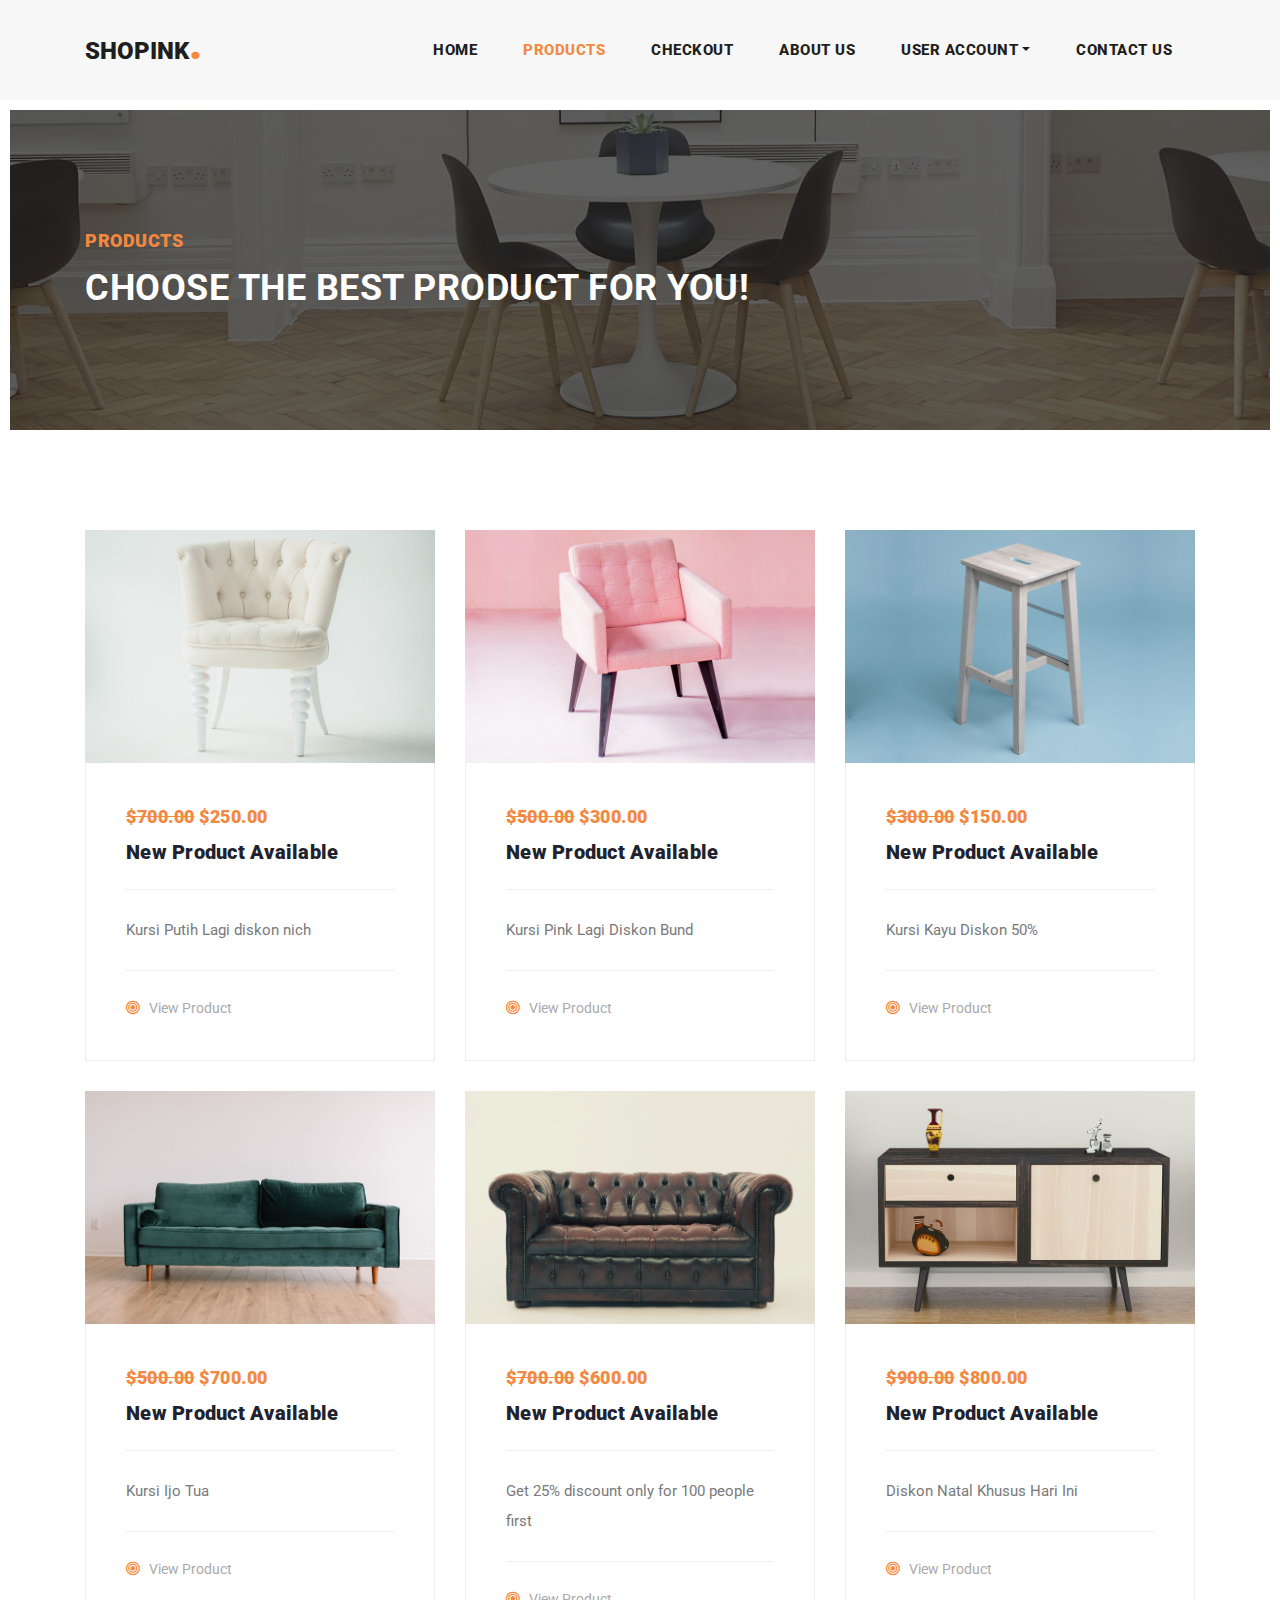
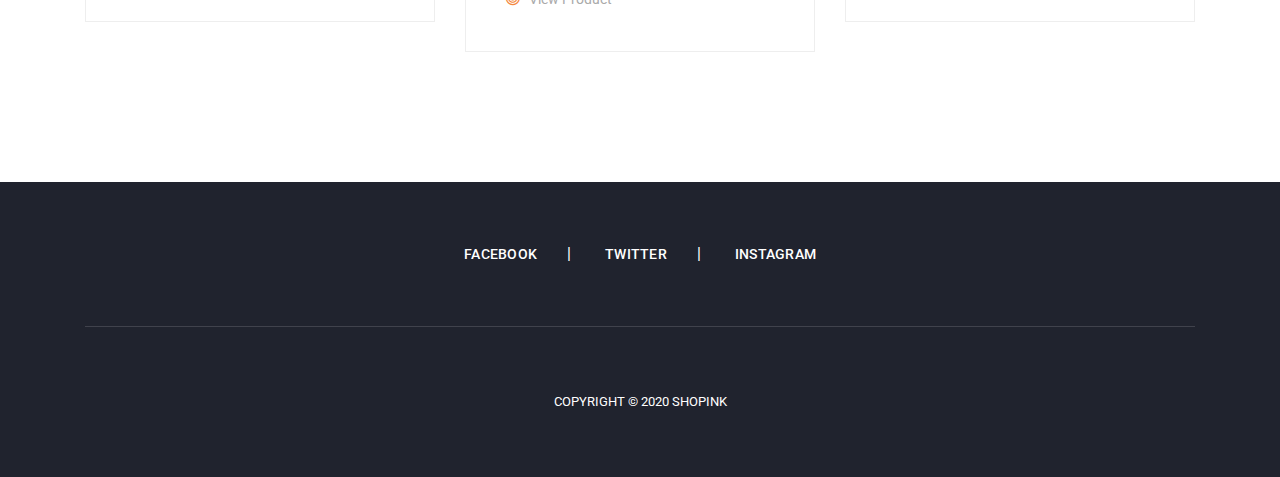
<file: products.html>
<!DOCTYPE html>
<html lang="en">

  <head>

    <meta charset="utf-8">
    <meta name="viewport" content="width=device-width, initial-scale=1, shrink-to-fit=no">
    <meta name="description" content="">
    <meta name="author" content="">
    <link href="https://fonts.googleapis.com/css?family=Roboto:100,100i,300,300i,400,400i,500,500i,700,700i,900,900i&display=swap" rel="stylesheet">

    <title>Shopink</title>

    <!-- Bootstrap core CSS -->
    <link href="vendor/bootstrap/css/bootstrap.min.css" rel="stylesheet">


    <!-- Additional CSS Files -->
    <link rel="stylesheet" href="assets/css/fontawesome.css">
    <link rel="stylesheet" href="assets/css/style.css">
    <link rel="stylesheet" href="assets/css/owl.css">

  </head>

  <body>

    <!-- ***** Preloader Start ***** -->
    <div id="preloader">
        <div class="jumper">
            <div></div>
            <div></div>
            <div></div>
        </div>
    </div>  
    <!-- ***** Preloader End ***** -->

    <!-- Header -->
    <header class="">
      <nav class="navbar navbar-expand-lg">
        <div class="container">
          <a class="navbar-brand" href="index.html"><h2>Shopink<em>.</em></h2></a>
          <button class="navbar-toggler" type="button" data-toggle="collapse" data-target="#navbarResponsive" aria-controls="navbarResponsive" aria-expanded="false" aria-label="Toggle navigation">
            <span class="navbar-toggler-icon"></span>
          </button>
          <div class="collapse navbar-collapse" id="navbarResponsive">
            <ul class="navbar-nav ml-auto">
              <li class="nav-item">
                <a class="nav-link" href="index.html">Home
                  <span class="sr-only">(current)</span>
                </a>
              </li> 
              <li class="nav-item active">
                <a class="nav-link" href="products.html">Products</a>
              </li>

              <li class="nav-item">
                <a class="nav-link" href="checkout.html">Checkout</a>
              </li>

              <li class="nav-item">
                <a class="nav-link" href="about.html">About Us</a>
              </li>
              
              <li class="nav-item dropdown">
                  <a class="nav-link dropdown-toggle" data-toggle="dropdown" href="#" role="button" aria-haspopup="true" aria-expanded="false">User Account</a>
                  
                  <div class="dropdown-menu">
                    <a class="dropdown-item" href="Login.html">Login</a>
                    <a class="dropdown-item" href="register.html">Register</a>
                  </div>
              </li>

              <li class="nav-item">
                <a class="nav-link" href="contact.html">Contact Us</a>
              </li>
            </ul>
          </div>
        </div>
      </nav>
    </header>

    <!-- Page Content -->
    <!-- Banner Starts Here -->
    <div class="heading-page header-text">
      <section class="page-heading">
        <div class="container">
          <div class="row">
            <div class="col-lg-12">
              <div class="text-content">
                <h4>Products</h4>
                <h2>Choose the best product for you!</h2>
              </div>
            </div>
          </div>
        </div>
      </section>
    </div>
    
    <!-- Banner Ends Here -->

    <section class="blog-posts grid-system">
      <div class="container">
        <div class="all-blog-posts">
          <div class="row">
            <div class="col-md-4 col-sm-6">
              <div class="blog-post">
                <div class="blog-thumb">
                  <img src="assets/images/product-1-720x480.jpg" alt="">
                </div>
                <div class="down-content">
                  <span> <del>$700.00</del>  $250.00 </span>
                  <a href="product-details.html"><h4>New Product Available</h4></a>
                  <p>Kursi Putih Lagi diskon nich</p>
                  <div class="post-options">
                    <div class="row">
                      <div class="col-lg-12">
                        <ul class="post-tags">
                          <li><i class="fa fa-bullseye"></i></li>
                          <li><a href="product-details.html">View Product</a></li>
                        </ul>
                      </div>
                    </div>
                  </div>
                </div>
              </div>
            </div>
            <div class="col-md-4 col-sm-6">
              <div class="blog-post">
                <div class="blog-thumb">
                  <img src="assets/images/product-2-720x480.jpg" alt="">
                </div>
                <div class="down-content">
                  <span> <del>$500.00</del>  $300.00 </span>
                  <a href="product-details.html"><h4>New Product Available</h4></a>
                  <p>Kursi Pink Lagi Diskon Bund</p>
                  <div class="post-options">
                    <div class="row">
                      <div class="col-lg-12">
                        <ul class="post-tags">
                          <li><i class="fa fa-bullseye"></i></li>
                          <li><a href="product-details.html">View Product</a></li>
                        </ul>
                      </div>
                    </div>
                  </div>
                </div>
              </div>
            </div>
            <div class="col-md-4 col-sm-6">
              <div class="blog-post">
                <div class="blog-thumb">
                  <img src="assets/images/product-3-720x480.jpg" alt="">
                </div>
                <div class="down-content">
                  <span> <del>$300.00</del>  $150.00 </span>
                  <a href="product-details.html"><h4>New Product Available</h4></a>
                  <p> Kursi Kayu Diskon 50%</p>
                  <div class="post-options">
                    <div class="row">
                      <div class="col-lg-12">
                        <ul class="post-tags">
                          <li><i class="fa fa-bullseye"></i></li>
                          <li><a href="product-details.html">View Product</a></li>
                        </ul>
                      </div>
                    </div>
                  </div>
                </div>
              </div>
            </div>
            <div class="col-md-4 col-sm-6">
              <div class="blog-post">
                <div class="blog-thumb">
                  <img src="assets/images/product-4-720x480.jpg" alt="">
                </div>
                <div class="down-content">
                  <span> <del>$500.00</del>  $700.00 </span>
                  <a href="product-details.html"><h4>New Product Available</h4></a>
                  <p> Kursi Ijo Tua</p>
                  <div class="post-options">
                    <div class="row">
                      <div class="col-lg-12">
                        <ul class="post-tags">
                          <li><i class="fa fa-bullseye"></i></li>
                          <li><a href="product-details.html">View Product</a></li>
                        </ul>
                      </div>
                    </div>
                  </div>
                </div>
              </div>
            </div>
            <div class="col-md-4 col-sm-6">
              <div class="blog-post">
                <div class="blog-thumb">
                  <img src="assets/images/product-5-720x480.jpg" alt="">
                </div>
                <div class="down-content">
                  <span> <del>$700.00</del>  $600.00 </span>
                  <a href="product-details.html"><h4>New Product Available</h4></a>
                  <p> Get 25% discount only for 100 people first</p>
                  <div class="post-options">
                    <div class="row">
                      <div class="col-lg-12">
                        <ul class="post-tags">
                          <li><i class="fa fa-bullseye"></i></li>
                          <li><a href="product-details.html">View Product</a></li>
                        </ul>
                      </div>
                    </div>
                  </div>
                </div>
              </div>
            </div>
            <div class="col-md-4 col-sm-6">
              <div class="blog-post">
                <div class="blog-thumb">
                  <img src="assets/images/product-6-720x480.jpg" alt="">
                </div>
                <div class="down-content">
                  <span> <del>$900.00</del>  $800.00 </span>
                  <a href="product-details.html"><h4>New Product Available</h4></a>
                  <p>Diskon Natal Khusus Hari Ini</p>
                  <div class="post-options">
                    <div class="row">
                      <div class="col-lg-12">
                        <ul class="post-tags">
                          <li><i class="fa fa-bullseye"></i></li>
                          <li><a href="product-details.html">View Product</a></li>
                        </ul>
                      </div>
                    </div>
                  </div>
                </div>
              </div>
            </div>
          </div>
        </div>
      </div>
    </section>

    
    <footer>
      <div class="container">
        <div class="row">
          <div class="col-lg-12">
            <ul class="social-icons">
              <li><a href="#">Facebook</a></li>
              <li><a href="#">Twitter</a></li>
              <li><a href="#">Instagram</a></li>
            </ul>
          </div>
          <div class="col-lg-12">
            <div class="copyright-text">
              <p>
                Copyright © 2020 Shopink
              </p>
            </div>
          </div>
        </div>
      </div>
    </footer>

    <!-- Bootstrap core JavaScript -->
    <script src="vendor/jquery/jquery.min.js"></script>
    <script src="vendor/bootstrap/js/bootstrap.bundle.min.js"></script>

    <!-- Additional Scripts -->
    <script src="assets/js/custom.js"></script>
    <script src="assets/js/owl.js"></script>
    <script src="assets/js/slick.js"></script>
    <script src="assets/js/isotope.js"></script>
    <script src="assets/js/accordions.js"></script>

    <script language = "text/Javascript"> 
      cleared[0] = cleared[1] = cleared[2] = 0; //set a cleared flag for each field
      function clearField(t){                   //declaring the array outside of the
      if(! cleared[t.id]){                      // function makes it static and global
          cleared[t.id] = 1;  // you could use true and false, but that's more typing
          t.value='';         // with more chance of typos
          t.style.color='#fff';
          }
      }
    </script>

  </body>
</html>
</file>
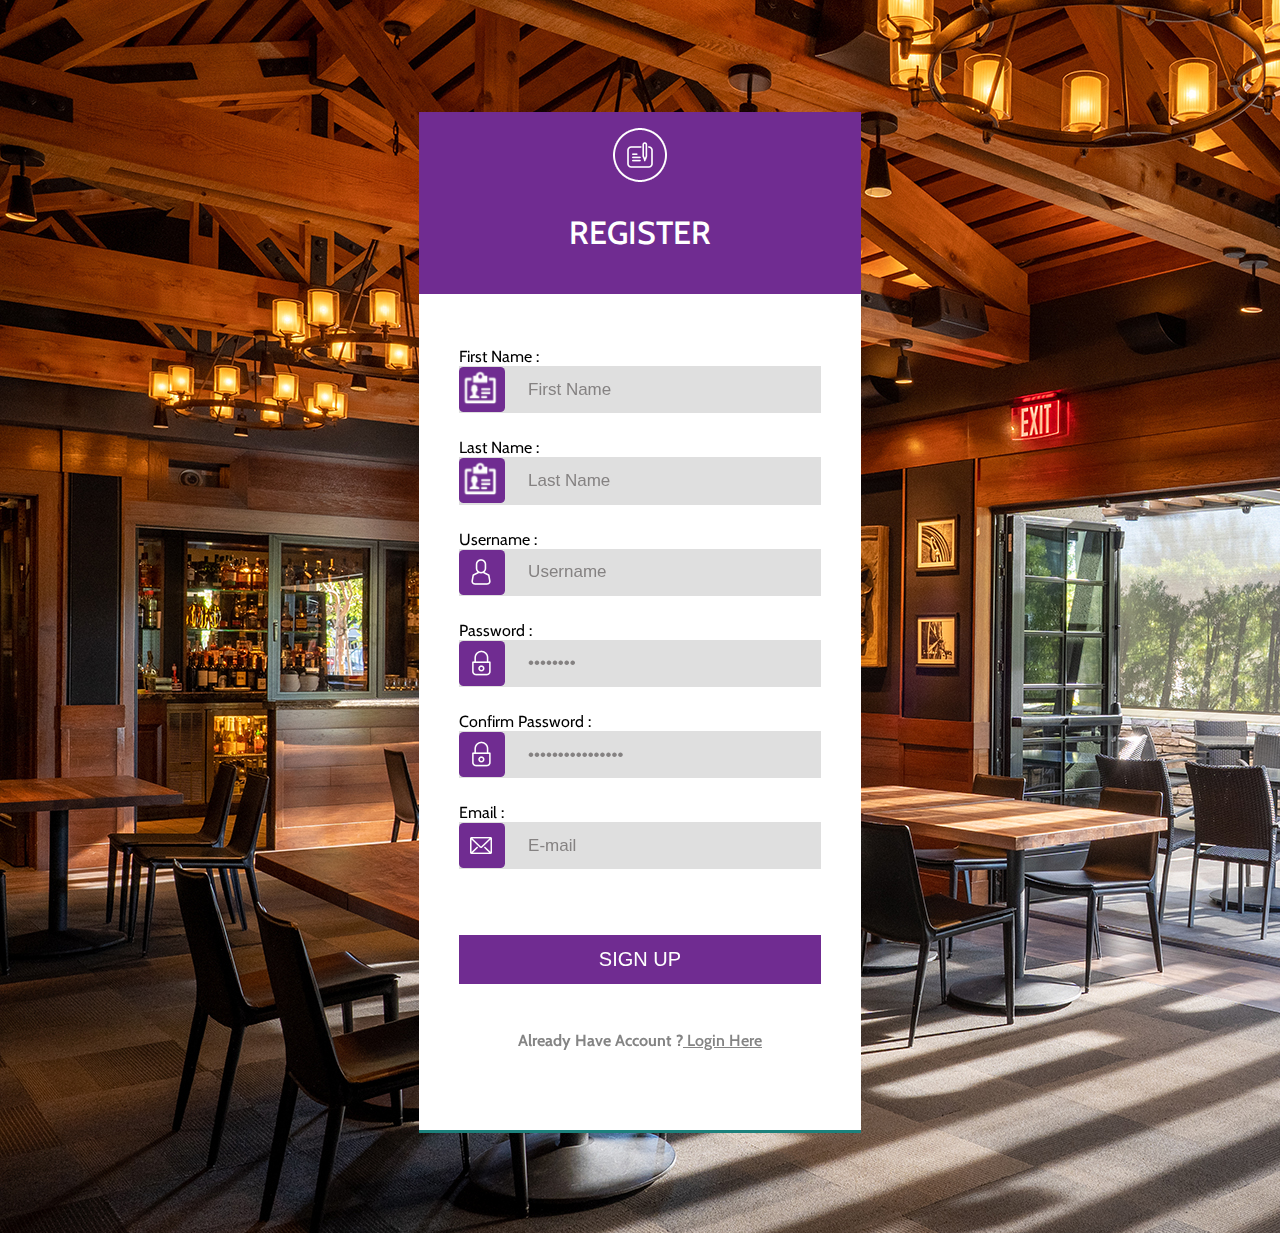
<file: register.html>
<!DOCTYPE html>
<html>
<head>
<title>Register Page</title>
<link href="assets/css/loginStyle.css" rel='stylesheet' type='text/css' />
<meta name="viewport" content="width=device-width, initial-scale=1">
<meta name="keywords" content="Login , registration "./>
		<link href='http://fonts.googleapis.com/css?family=Cabin:400,500,600,700,400italic,500italic,600italic,700italic' rel='stylesheet' type='text/css'>
</head>
<body>
	<div class="login-02">
		<div class="two-login  hvr-float-shadow">
			<div class="two-login-head">
					<img src="assets/image/top-note.png" alt=""/>
					<h2>Register</h2>
					<lable></lable>
			</div>
			<form method="post" action="insertRegister.php">
				<div class="textLabel">
					<label>First Name : </label>
				</div>
				<li>
					<input type="text" name="firstname" class="text" value="First Name" onfocus="this.value = '';" onblur="if (this.value == '') {this.value = 'First Name';}" ><a href="#" class=" icon2 name"></a>
				</li>
				<div class="textLabel">
					<label>Last Name : </label>
				</div>
				<li>
					<input type="text" name="lastname" class="text" value="Last Name" onfocus="this.value = '';" onblur="if (this.value == '') {this.value = 'Last Name';}" ><a href="#" class=" icon2 name"></a>
				</li>
				<div class="textLabel">
					<label>Username : </label>
				</div>
				<li>
					<input type="text" name="username" class="text" value="Username" onfocus="this.value = '';" onblur="if (this.value == '') {this.value = 'Username';}" ><a href="#" class=" icon2 user2"></a>
				</li>
				<div class="textLabel">
					<label>Password : </label>
				</div>
				<li>
					<input type="password" name="password" value="Password" onfocus="this.value = '';" onblur="if (this.value == '') {this.value = 'Password';}"><a href="#" class=" icon2 lock2"></a>
				</li>
				<div class="textLabel">
					<label>Confirm Password : </label>
				</div>
				<li>
					<input type="password" name="confirm" value="Confirm Password" onfocus="this.value = '';" onblur="if (this.value == '') {this.value = 'Confirm Password';}"><a href="#" class=" icon2 lock2"></a>
				</li>
				<div class="textLabel">
					<label>Email : </label>
				</div>
				<li>
					<input type="text" name="email" class="text" value="E-mail" onfocus="this.value = '';" onblur="if (this.value == '') {this.value = 'E-mail';}" ><a href="#" class=" icon2 mail"></a>
				</li>
				<div class="submit two">
						<input type="submit"  value="SIGN UP">
						<a href="index.html"></a>
				</div>
					<h5>Already Have Account ?<a href="LOGIN.html"> Login Here</a></h5>
			</form>
		</div>
	</div>
</body>
</html>
</file>
<file: assets/css/style.css>
body {
  font-family: 'Roboto', sans-serif;
  overflow-x: hidden;
  text-rendering: optimizeLegibility;
  -webkit-font-smoothing: antialiased;
  -moz-osx-font-smoothing: grayscale;
}
p {
	margin-bottom: 0px;
	font-size: 15px;
	font-weight: 400;
	color: #7a7a7a;
	line-height: 30px;
}
a {
	text-decoration: none!important;
}
ul {
	padding: 0;
	margin: 0;
	list-style: none;
}

h1,h2,h3,h4,h5,h6 {
	margin: 0px;
}

.main-button a {
	display: inline-block;
	background-color: #f48840;
	color: #fff;
	font-size: 13px;
	font-weight: 500;
	padding: 12px 20px;
	text-transform: uppercase;
	transition: all .3s;
}

.main-button a:hover {
	background-color: #fb9857;
}

.heading-page {
	padding-top: 110px;
}

.page-heading {
	margin: 0px 10px;
	padding: 120px 0px;
	text-align: left;
	position: relative;
	background-position: center center;
	background-repeat: no-repeat;
	background-size: cover;
	background-image: url(../images/banner-image-1-1920x300.jpg);
}

.page-heading:after {
	content:'';
	position: absolute;
	top: 0;
	left: 0;
	right: 0;
	bottom: 0;
	background-color: rgba(30,30,30,.7);
	z-index: 1;
}

.page-heading .container {
	position: relative;
	z-index: 2;
}

.page-heading .text-content h4 {
	color: #f48840;
	font-size: 18px;
	text-transform: uppercase;
	font-weight: 900;
	letter-spacing: 0.5px;
	margin-bottom: 15px;
}

.page-heading .text-content h2 {
	color: #fff;
	font-size: 36px;
	font-weight: 700;
	text-transform: uppercase;
	letter-spacing: 0.5px;
}

#preloader {
  overflow: hidden;
  background: #f48840;
  left: 0;
  right: 0;
  top: 0;
  bottom: 0;
  position: fixed;
  z-index: 9999999;
  color: #fff;
}

#preloader .jumper {
  left: 0;
  top: 0;
  right: 0;
  bottom: 0;
  display: block;
  position: absolute;
  margin: auto;
  width: 50px;
  height: 50px;
}

#preloader .jumper > div {
  background-color: #fff;
  width: 10px;
  height: 10px;
  border-radius: 100%;
  -webkit-animation-fill-mode: both;
  animation-fill-mode: both;
  position: absolute;
  opacity: 0;
  width: 50px;
  height: 50px;
  -webkit-animation: jumper 1s 0s linear infinite;
  animation: jumper 1s 0s linear infinite;
}

#preloader .jumper > div:nth-child(2) {
  -webkit-animation-delay: 0.33333s;
  animation-delay: 0.33333s;
}

#preloader .jumper > div:nth-child(3) {
  -webkit-animation-delay: 0.66666s;
  animation-delay: 0.66666s;
}

@-webkit-keyframes jumper {
  0% {
    opacity: 0;
    -webkit-transform: scale(0);
    transform: scale(0);
  }
  5% {
    opacity: 1;
  }
  100% {
    -webkit-transform: scale(1);
    transform: scale(1);
    opacity: 0;
  }
}

@keyframes jumper {
  0% {
    opacity: 0;
    -webkit-transform: scale(0);
    transform: scale(0);
  }
  5% {
    opacity: 1;
  }
  100% {
    opacity: 0;
  }
}


/* Header Style */
header {
	position: absolute;
	z-index: 99999;
	width: 100%;
	height: 100px;
	background-color: #f7f7f7;
	-webkit-transition: all 0.3s ease-in-out 0s;
    -moz-transition: all 0.3s ease-in-out 0s;
    -o-transition: all 0.3s ease-in-out 0s;
    transition: all 0.3s ease-in-out 0s;
}
header .navbar {
	padding: 25px 0px;
}
.background-header .navbar {
	padding: 17px 0px;
}
.background-header {
	top: 0;
	height: 80px;
	position: fixed;
	box-shadow: 0px 1px 10px rgba(0,0,0,0.1);
}
.background-header .navbar-brand h2 {
	color: #121212!important;
}
.background-header .navbar-nav a.nav-link {
	color: #1e1e1e!important;
}
.background-header .navbar-nav .nav-link:hover,
.background-header .navbar-nav .active>.nav-link,
.background-header .navbar-nav .nav-link.active,
.background-header .navbar-nav .nav-link.show,
.background-header .navbar-nav .show>.nav-link {
	color: #f48840!important;
}
.navbar .navbar-brand {
	float: 	left;
	margin-top: -12px;
	outline: none;
}
.navbar .navbar-brand h2 {
	color: #1e1e1e;
	text-transform: uppercase;
	font-size: 24px;
	font-weight: 900;
	-webkit-transition: all .3s ease 0s;
    -moz-transition: all .3s ease 0s;
    -o-transition: all .3s ease 0s;
    transition: all .3s ease 0s;
}
.navbar .navbar-brand h2 em {
	font-size: 44px;
	font-style: normal;
	color: #f48840;
}
#navbarResponsive {
	z-index: 999;
}
.navbar-collapse {
	text-align: center;
}
.navbar .navbar-nav .nav-item {
	margin: 0px 15px;
}
.navbar .navbar-nav a.nav-link {
	text-transform: capitalize;
	font-size: 15px;
	font-weight: 800;
	text-transform: uppercase;
	letter-spacing: 0.5px;
	color: #1e1e1e;
	transition: all 0.3s;
}
.navbar .navbar-nav .nav-link:hover,
.navbar .navbar-nav .active>.nav-link,
.navbar .navbar-nav .nav-link.active,
.navbar .navbar-nav .nav-link.show,
.navbar .navbar-nav .show>.nav-link {
	color: #f48840;
}
.navbar .navbar-toggler-icon {
	background-image: none;
}
.navbar .navbar-toggler {
	border-color: #fff;
	background-color: #f48840;	
	height: 46px;
	outline: none;
	border-radius: 0px;
	position: absolute;
	right: 30px;
	top: 25px;
}
.navbar .navbar-toggler-icon:after {
	content: '\f0c9';
	color: #fff;
	font-size: 18px;
	line-height: 30px;
	font-family: 'FontAwesome';
}



/* Banner Style */
.main-banner .container-fluid {
	padding: 0px 10px;
	margin-bottom: -24px;
}
.owl-banner {
	padding-top: 110px;
}

.owl-banner .item {
	position: relative;
}

.owl-banner .item .item-content {
	position: absolute;
	bottom: 40px;
	left: 40px;
}

.owl-banner .item .item-content .meta-category span {
	color: #f48840;
	font-size: 18px;
	text-transform: uppercase;
	font-weight: 900;
	letter-spacing: 0.25px;
}

.owl-banner .item .item-content h4 {
	font-size: 24px;
	font-weight: 900;
	color: #fff;
	letter-spacing: 0.5px;
	text-transform: capitalize;
	margin: 10px 0px 12px 0px;
}

.owl-banner .item .item-content ul li {
	display: inline-block;
	margin-right: 8px;
}

.owl-banner .item .item-content ul li:after {
	content: '|';
	color: #fff;
	margin-left: 8px;
}
.owl-banner .item .item-content {
	color: #fff;
}

.owl-banner .item .item-content ul li:last-child::after {
	display: none;
}

.owl-banner .item .item-content ul li a {
	font-size: 14px;
	color: #fff;
	font-weight: 500;
	transition: all .3s;
}

.owl-banner .item .item-content ul li a:hover {
	color: #f48840;
}

.owl-banner .owl-nav {
	position: absolute;
	top: 50%;
	width: 100%;
}

.owl-banner .owl-nav .owl-prev {
	position: absolute;
	left: 40px;
}

.owl-banner .owl-nav .owl-next {
	position: absolute;
	right: 40px;
}

.owl-banner .owl-nav button {
	outline: none;
}

.owl-banner .owl-nav button span {
	color: #fff;
	font-size: 36px;
	width: 60px;
	height: 60px;
	display: inline-block;
	text-align: center;
	line-height: 60px;
	background-color: rgba(250,250,250,0.3);
}


/* Call To Action */

.call-to-action {
	margin-top: 100px;
}

.call-to-action .main-content {
	padding: 40px;
	background-image: url(../images/cta-bg.jpg);
	background-position: center center;
	background-repeat: no-repeat;
	background-size: cover;
}

.call-to-action .main-content span {
	color: #f48840;
	font-size: 18px;
	font-weight: 900;
	letter-spacing: 0.5px;
}

.call-to-action .main-content h4 {
	margin-bottom: 0px;
	margin-top: 12px;
	color: #fff;
	font-size: 26px;
	font-weight: 900;
	letter-spacing: 0.25px;
}

.call-to-action .main-content .main-button {
	text-align: right;
	margin-top: 12px;
}



/* Blog Posts */

.blog-posts {
	margin-top: 100px;
}

.blog-posts .blog-post {
	margin-bottom: 30px;
}

.blog-posts .blog-thumb img {
	width: 100%;
	overflow: hidden;
}

.blog-posts .down-content {
	padding: 40px;
	border-right: 1px solid #eee;
	border-left: 1px solid #eee;
	border-bottom: 1px solid #eee;
}

.blog-posts .down-content-border {
	border-top: 1px solid #eee;
}

.blog-posts .down-content-border p { 
	border-bottom: 0!important;
	padding-bottom: 0!important;
	margin-bottom: 0!important;
}

.blog-posts .down-content span {
	font-size: 18px;
	text-transform: uppercase;
	letter-spacing: 0.5px;
	font-weight: 900;
	color: #f48840;
}

.blog-posts .down-content h4 {
	font-size: 24px;
	text-transform: capitalize;
	letter-spacing: 0.5px;
	font-weight: 900;
	color: #20232e;
	margin: 10px 0px 12px 0px;
}

.blog-posts .down-content ul.post-info li {
	display: inline-block;
	margin-right: 8px;
}

.blog-posts .down-content ul.post-info li:after {
	content: '|';
	color: #aaa;
	margin-left: 8px;
}

.blog-posts .down-content h4 {
	font-size: 20px;
	letter-spacing: 0.25px;
}

.grid-system .down-content ul.post-info li {
	margin-right: 3px;
}

.grid-system .down-content ul.post-info li:after {
	margin-left: 5px;
}

.blog-posts .down-content ul.post-info li:last-child::after {
	display: none;
}

.blog-posts .down-content ul.post-info li a {
	font-size: 14px;
	color: #aaa;
	font-weight: 400;
	transition: all .3s;
}

.blog-posts .down-content ul.post-info li a:hover {
	color: #f48840;
}

.blog-posts .down-content p {
	padding: 25px 0px;
	margin: 25px 0px;
	border-top: 1px solid #eee;
	border-bottom: 1px solid #eee;
}

.blog-posts .down-content ul.post-share {
	text-align: right;
}

.blog-posts .down-content ul.post-tags li,
.blog-posts .down-content ul.post-share li {
	display: inline-block;
}

.blog-posts .down-content ul.post-tags li:first-child i,
.blog-posts .down-content ul.post-share li:first-child i {
	color: #f48840;
	margin-right: 5px;
}

.blog-posts .down-content ul.post-tags li,
.blog-posts .down-content ul.post-share li {
	color: #aaa;
}

.blog-posts .down-content ul.post-tags li a,
.blog-posts .down-content ul.post-share li a {
	font-size: 14px;
	color: #aaa;
	font-weight: 400;
	transition: all .3s;
}

.blog-posts .down-content ul.post-tags li a:hover,
.blog-posts .down-content ul.post-share li a:hover {
	color: #f48840;
}

.blog-posts .main-button a {
	height: 60px;
	line-height: 60px;
	padding: 0px;
	width: 100%;
	text-align: center;
}

ul.page-numbers {
	text-align: center;
}

ul.page-numbers li {
	display: inline-block;
	margin: 0px 5px;
}

ul.page-numbers li a {
	width: 50px;
	height: 50px;
	display: inline-block;
	text-align: center;
	line-height: 50px;
	font-size: 15px;
	color: #7a7a7a;
	border: 1px solid #eee;
	font-weight: 500;
	transition: all 0.3s;
}

ul.page-numbers li.active a {
	background-color: #f48840;
	border-color: #f48840;
	color: #fff;
}

ul.page-numbers li a:hover {
	color: #f48840;
}

.blog-posts .sidebar-heading h2 {
	font-size: 18px;
	text-transform: uppercase;
	font-weight: 900;
	letter-spacing: 0.5px;
	color: #20232e;
	border-bottom: 1px solid #eee;
	padding-bottom: 15px;
	margin-bottom: 25px;
}

.blog-posts .comments {
	margin-top: 30px;
}

.blog-posts .comments ul li {
	display: inline-block;
	margin-bottom: 20px;
	padding-bottom: 20px;
	border-bottom: 1px solid #eee;
}

.blog-posts .comments ul li.replied {
	padding-left: 130px;
}

.blog-posts .comments ul li:last-child {
	margin-bottom: 0px;
	padding-bottom: 0px;
	border-bottom: none;
}

.blog-posts .comments ul li .author-thumb {
	display: inline;
	float: left;
}

.blog-posts .comments ul li .author-thumb img {
	max-width: 100px;
	display: inline;
}

.blog-posts .comments ul li .right-content {
	margin-left: 130px;
}

.blog-posts .comments ul li .right-content h4 {
	color: #20232e;
	font-size: 19px;
	font-weight: 900;
	letter-spacing: 0.5px;
}

.blog-posts .comments ul li .right-content h4 span {
	font-size: 14px;
    color: #aaa;
	font-weight: 400;
	letter-spacing: 0.25px;
	margin-left: 20px;
}

.blog-posts .submit-comment {
	margin-top: 60px;
}

.blog-posts .submit-comment input {
	width: 100%;
	height: 46px;
	border: 1px solid #eee;
	font-size: 13px;
	text-transform: uppercase;
	font-weight: 500;
	color: #7a7a7a;
	outline: none;
	padding: 0px 15px;
	margin-bottom: 30px;
}

.blog-posts .submit-comment textarea {
	width: 100%;
	height: 46px;
	border: 1px solid #eee;
	font-size: 13px;
	text-transform: uppercase;
	font-weight: 500;
	color: #7a7a7a;
	outline: none;
	padding: 10px 15px;
	margin-bottom: 30px;
	height: 180px;
	max-height: 220px;
	max-width: 100%;
	min-width: 160px;
}

.blog-posts .submit-comment input::placeholder,
.blog-posts .submit-comment textarea::placeholder {
	color: #aaa;
}

.blog-posts .submit-comment button {
	display: inline-block;
	background-color: #f48840;
	color: #fff;
	font-size: 13px;
	font-weight: 500;
	padding: 12px 20px;
	text-transform: uppercase;
	transition: all .3s;
	border: none;
	outline: none;
}

.blog-posts .submit-comment button:hover {
	background-color: #fb9857;
}

/* Sidebar */

.sidebar {
	margin-left: 30px;
}

.sidebar .sidebar-item {
	margin-top: 50px;
}

.sidebar .search {
	margin-top: 0px;
}

.sidebar .sidebar-heading h2 {
	font-size: 18px;
	text-transform: uppercase;
	font-weight: 900;
	letter-spacing: 0.5px;
	color: #20232e;
	border-bottom: 1px solid #eee;
	padding-bottom: 15px;
	margin-bottom: 25px;
}

.sidebar .search input {
	width: 100%;
	height: 50px;
	border: 1px solid #eee;
	font-size: 13px;
	text-transform: uppercase;
	font-weight: 500;
	color: #7a7a7a;
	outline: none;
	padding: 0px 15px;
}

.sidebar .search input::placeholder {
	color: #aaa;
}

.sidebar .recent-posts ul li {
	margin-bottom: 15px;
	padding-bottom: 15px;
	border-bottom: 1px solid #eee;
}

.sidebar .recent-posts ul li:last-child {
	margin-bottom: 0px;
	padding-bottom: 0px;
	border-bottom: none;
}

.sidebar .recent-posts ul li h5 {
	font-size: 19px;
	font-weight: 900;
	color: #20232e;
	line-height: 30px;
	transition: all 0.3s;
}

.sidebar .recent-posts ul li h5:hover {
	color: #f48840;
}

.sidebar .recent-posts ul li span {
	display: block;
	font-size: 14px;
	color: #aaa;
	margin-top: 8px;
}

.sidebar .categories ul li {
	margin-bottom: 15px;
}

.sidebar .categories ul li:last-child {
	margin-bottom: 0px;
}

.sidebar .categories ul li a {
	font-size: 15px;
	font-weight: 700;
	color: #20232e;
	transition: all .3s;
}

.sidebar .categories ul li a:hover {
	color: #f48840;
}

.sidebar .tags ul li {
	margin-right: 6px;
	display: inline-block;
}

.sidebar .tags ul li {
	margin-bottom: 10px;
}

.sidebar .tags ul li a {
	font-size: 15px;
	font-weight: 500;
	color: #aaa;
	display: inline-block;
	border: 1px solid #eee;
	padding: 10px 18px;
	transition: all .3s;
}

.sidebar .tags ul li a:hover {
	background-color: #f48840;
	border-color: #f48840;
	color: #fff;
}


/* Footer */

footer {
	margin-top: 100px;
	text-align: center;
	background-color: #20232e;
	padding: 60px 0px;
}

footer ul.social-icons {
	padding-bottom: 60px;
	margin-bottom: 60px;
	border-bottom: 1px solid rgba(250,250,250,0.15);
}

footer ul.social-icons li {
	display: inline-block;
	margin-right: 30px;
}

footer ul.social-icons li:after {
	content: "|";
	color: #fff;
	margin-left: 30px;
}

footer ul.social-icons li:last-child {
	margin-right: 0px;
}

footer ul.social-icons li:last-child::after {
	display: none;
}

footer ul.social-icons li a {
	font-size: 14px;
	text-transform: uppercase;
	color: #fff;
	font-weight: 500;
	letter-spacing: 0.25px;
	transition: all .3s;
}

footer ul.social-icons li a:hover {
	color: #f48840;
}

footer p {
	font-size: 13px;
	text-transform: uppercase;
	color: #fff;
}

footer p a {
	color: #f48840;
}

footer p a:hover {
	color: #f48840;
}


/* Contact Form */

.contact-us .down-contact,
.contact-us #map {
	margin-top: 80px;
}

.contact-us .sidebar-heading h2 {
	font-size: 18px;
	text-transform: uppercase;
	font-weight: 900;
	letter-spacing: 0.5px;
	color: #20232e;
	border-bottom: 1px solid #eee;
	padding-bottom: 15px;
	margin-bottom: 25px;
}

.contact-us .contact-form select,
.contact-us .contact-form input {
	width: 100%;
	height: 46px;
	border: 1px solid #eee;
	font-size: 13px;
	text-transform: uppercase;
	font-weight: 500;
	color: #7a7a7a;
	outline: none;
	padding: 0px 15px;
	margin-bottom: 30px;
}

.contact-us .contact-form textarea {
	width: 100%;
	height: 46px;
	border: 1px solid #eee;
	font-size: 13px;
	text-transform: uppercase;
	font-weight: 500;
	color: #7a7a7a;
	outline: none;
	padding: 10px 15px;
	margin-bottom: 30px;
	height: 180px;
	max-height: 220px;
	max-width: 100%;
	min-width: 160px;
}

.contact-us .contact-form input::placeholder,
.contact-us .contact-form textarea::placeholder {
	color: #aaa;
}

.contact-us .contact-form button {
	display: inline-block;
	background-color: #f48840;
	color: #fff;
	font-size: 13px;
	font-weight: 500;
	padding: 12px 20px;
	text-transform: uppercase;
	transition: all .3s;
	border: none;
	outline: none;
}

.contact-us .contact-form button:hover {
	background-color: #fb9857;
}

.contact-us .contact-information {
	margin-left: 30px;
}

.contact-us .contact-information ul li {
	margin-bottom: 15px;
	padding-bottom: 15px;
	border-bottom: 1px solid #eee;
}

.contact-us .contact-information ul li:last-child {
	margin-bottom: 0px;
	padding-bottom: 0px;
	border-bottom: none;
}

.contact-us .contact-information ul li h5 {
	font-size: 19px;
	font-weight: 900;
	color: #20232e;
	line-height: 30px;
}

.contact-us .contact-information ul li span {
	display: block;
	font-size: 14px;
	color: #aaa;
	margin-top: 8px;
}


/* About Us */

.about-us {
	margin-top: 100px;
	text-align: center;
}

.about-us img {
	width: 100%;
	overflow: hidden;
}

.about-us p {
	margin: 40px 0px;
	border-bottom: 1px solid #eee;
	padding-bottom: 40px;
}

.about-us ul li {
	display: inline-block;
	margin: 0px 5px;
}

.about-us ul li a {
	width: 40px;
	height: 40px;
	text-align: center;
	line-height: 40px;
	display: inline-block;
	background-color: #212931;
	color: #fff;
	border-radius: 50%;
	transition: all .3s;
}

.about-us ul li a:hover {
	background-color: #f48840;
}


/* Responsive Style */
@media (max-width: 1250px) {
	.owl-banner .owl-nav .owl-prev {
		left: 0px;
	}
	.owl-banner .owl-nav .owl-next {
		right: 0px;
	}
	.owl-banner .owl-nav button span {
		width: 35px;
	}
	.owl-banner .item .item-content .meta-category span {
		font-size: 16px;
	}
	.owl-banner .item .item-content h4 {
		font-size: 20px;
	}
}
@media (max-width: 768px) {
	.owl-banner .owl-nav {
		display: none;
	}
}

@media (max-width: 992px) {
	.navbar .navbar-brand {
		position: absolute;
		left: 30px;
		top: 25px;
	}
	.background-header .navbar-brand,
	.background-header .navbar-toggler {
		top: 15px;
	}
	.navbar .navbar-brand {
		width: auto;
	}
	.navbar:after {
		display: none;
	}
	#navbarResponsive {
	    z-index: 99999;
	    position: absolute;
	    top: 80px;
	    left: 0;
	    width: 100%;
	    text-align: center;
	    background-color: #fff;
	    box-shadow: 0px 10px 10px rgba(0,0,0,0.1);
	}
	.navbar .navbar-nav .nav-item {
		border-bottom: 1px solid #eee;
	}
	.navbar .navbar-nav .nav-item:last-child {
		border-bottom: none;
	}
	.navbar .navbar-nav a.nav-link {
		padding: 15px 0px;
		color: #1e1e1e!important;
	}
	.navbar .navbar-nav .nav-link:hover,
	.navbar .navbar-nav .active>.nav-link,
	.navbar .navbar-nav .nav-link.active,
	.navbar .navbar-nav .nav-link.show,
	.navbar .navbar-nav .show>.nav-link {
		color: #f48840!important;
		border-bottom: none!important;
		padding-bottom: 15px;
	}
	.owl-banner .item .item-content .meta-category span {
		font-size: 18px;
	}
	.owl-banner .item .item-content {
		text-align: center;
		width: 80%;
		left: 50%;
		top: 50%;
		bottom: auto;
		transform: translate(-50%,-50%);
	}
	.owl-banner .item .item-content h4 {
		font-size: 24px;
	}
	.call-to-action {
		text-align: center;
	}
	.call-to-action .main-content .main-button {
		text-align: center;
		margin-top: 30px;
	}
	.sidebar {
		margin-left: 0px;
		margin-top: 60px;
		padding-top: 60px;
		border-top: 3px solid #f7f7f7;
	}
	.contact-us .contact-information {
		margin-left: 0px;
		margin-top: 60px;
	}
}
.dropdown-item {
	padding-top: 10px;
	padding-bottom: 10px;item-content
}

.btn-primary {
	border-color: #f48840;
	background-color: #f48840;
}

.btn-primary:focus,
.btn-primary:hover {
	border-color: #fb9857;
	background-color: #fb9857;
}

.dropdown-item.active, 
.dropdown-item:active { 
	background-color: #f48840;
}

.modal-dialog {
	margin-top: 90px;
}

.m-n {
	margin: 0!important;
}

.inner-content {
	margin-top: 60px;
    padding: 30px;
    background-color: #f7f7f7;
    border-radius: 5px;
}
</file>
<file: assets/css/loginStyle.css>
body{
	background-image: url(../image/restoran1.jpg);
	background-repeat: no-repeat;
	height: 100%;
	font-family: 'Cabin', sans-serif;

}
.wrap{
	margin: 0 auto;
	width: 80%;
}
body a,form li,.submit input[type="submit"]{
	transition: 0.1s all;
	-webkit-transition: 0.1s all;
	-moz-transition: 0.1s all;
	-o-transition: 0.1s all;
}
.one-login-head{
	background: #ffc50c;
	padding: 1em 1em;
	text-align:center;
	position: relative;
}
.one-login-head span{
	width: 30px;
	height: 13px;
	position: absolute;
	bottom: -12px;
	left: 203px;
	display: inline-block;
}
.one-login{
width:28%;
margin:5% auto;
background: #fff;
text-align: center;
border-bottom: 3px solid#1c817c;
}
/* Float Shadow */
.hvr-float-shadow {
  vertical-align: middle;
  -webkit-transform: translateZ(0);
  transform: translateZ(0);
  box-shadow: 0 0 1px rgba(0, 0, 0, 0);
  -webkit-backface-visibility: hidden;
  backface-visibility: hidden;
  -moz-osx-font-smoothing: grayscale;
  position: relative;
  -webkit-transition-duration: 0.3s;
  transition-duration: 0.3s;
  -webkit-transition-property: transform;
  transition-property: transform;
}
.hvr-float-shadow:before {
  pointer-events: none;
	position: absolute;
	z-index: -1;
	content: '';
	top: 105%;
	left: 5%;
	height: 52px;
	width: 95%;
	opacity: 0.5;
	background: -webkit-radial-gradient(center, ellipse, rgba(0, 0, 0, 0.16) 0%, rgba(0, 0, 0, 0) 80%);
	background: radial-gradient(ellipse at center, rgba(0, 0, 0, 0.18) 0%, rgba(0, 0, 0, 0) 80%);
	-webkit-transition-duration: 0.3s;
	transition-duration: 0.3s;
	-webkit-transition-property: transform, opacity;
	transition-property: transform, opacity;
}
.hvr-float-shadow:hover, .hvr-float-shadow:focus, .hvr-float-shadow:active {
  -webkit-transform: translateY(-5px);
  transform: translateY(-5px);
  /* move the element up by 5px */
}
.hvr-float-shadow:hover:before, .hvr-float-shadow:focus:before, .hvr-float-shadow:active:before {
  opacity: 1;
  -webkit-transform: translateY(5px);
  transform: translateY(5px);
  /* move the element down by 5px (it will stay in place because it's attached to the element that also moves up 5px) */
}
.one-login-head h1 {
font-size: 2em;
color: #fff;
font-weight:500;
}
form {
	padding: 12% 9%;
}
form li{
	border:none;
	list-style:none;
	margin-bottom:25px;
	width:100%;
	background:#dfdfdf;
}
.icon{
height:45px;
width: 46px;
display: block;
float: left;
margin: 1px -13px 0px 0px;
}
.user{
	background: url(../image/icon.png) no-repeat 0px -1px #ffc50c;

}
.lock{
	background: url(../image/icon.png) no-repeat -49px 0px #ffc50c;
}
input[type="text"], input[type="password"] {
	width: 60%;
	padding: 0.8em 4em 0.8em 1.7em;
	color: #858282;
	font-size: 17px;
	outline: none;
	background: none;
	font-weight: 500;
	border: none;
	}
	.submit{
		border-bottom: 1px dashed #999;
		padding: 23px 0;
	}
.submit input[type="submit"]{
	font-size: 20px;
	font-weight: 400;
	color: #fff;
	cursor: pointer;
	outline: none;
	padding: 13px 10px;
	width: 100%;
	border: none;
	background: #ffc50c;
}
input[type="submit"]:hover{
	background:#D13E2F;
}
h6 {
float: right;
}
/*----------*/
.p-container{
	margin-top: 1em;
}

.one-login h5 a,.one-login  h5 {
	color: #898989;
	font-size: 16px;
	text-align: center;
	padding: 10px 0;
}
.one-login h5 a:hover{
	text-decoration: underline;
}
/*---login-02---------*/
.textLabel{
	text-align: left;
}
.two-login-head{
	background: #702c91;
	padding: 1em 1em;
	text-align:center;
	position: relative;
}
.two-login-head h2 {
font-size: 2em;
color: #fff;
font-weight: 500;
text-transform: uppercase;
}
.two-login h5,.two-login h5 a{
	color: #848484;
	font-size: 16px;
}
.two-login h5 a{
	font-weight: 600;
}
.two-login h5 a:hover{
	text-decoration: underline;
}
.two-login{
width:28%;
margin:5% auto;
background: #fff;
text-align: center;
border-bottom: 3px solid#1c817c;
}
.two-login-head h1 {
font-size: 2em;
color: #fff;
font-weight:500;
}
form.two {
	padding: 12% 9%;
}
form.two li{
	border:none;
	list-style:none;
	margin-bottom:25px;
	width:100%;
	background:#dfdfdf;
}
.login-02 {
margin-top: 9em;
}
.icon2{
height:45px;
width: 46px;
display: block;
float: left;
margin: 1px -13px 0px 0px;
}

.user2{
	background: url(../image/icon2.png) no-repeat 0px -1px #702c91;
	border-radius: 10%;

}

.name{
	background: url(../image/name.png) no-repeat 2px 1px #702c91;
	border-radius: 10%;

}
.lock2{
	background: url(../image/icon2.png) no-repeat -49px 0px #702c91;
	border-radius: 10%;
}
.mail{
	background: url(../image/icon2.png) no-repeat -99px 0px #702c91;
	border-radius: 10%;
}
form.two input[type="text"],form.two input[type="password"] {
	width: 60%;
	padding: 0.8em 4em 0.8em 1.7em;
	color: #858282;
	font-size: 17px;
	outline: none;
	background: none;
	font-weight: 500;
	border: none;
	}
	.submit.two{
		border: none;
		padding: 41px 0 20px 0;
	}
.submit.two input[type="submit"]{
	font-size: 20px;
	font-weight: 400;
	color: #fff;
	cursor: pointer;
	outline: none;
	padding: 13px 10px;
	width: 100%;
	border: none;
	background: #702c91;
}
.submit.two input[type="submit"]:hover{
	background:#ffc50c;
}
.p-container a {
color: #702C91;
font-size: 15px;
}
.p-container a:hover{
	text-decoration: underline;
}

/****************/
.copy-right {
	text-align: center;
	margin: 10% 0 2% 0;
}
.copy-right p {
	color: #fff;
	font-size: 1.1em;
	font-weight:400;
}
.copy-right p a {
	font-size: 1em;
	color:#fff;
}
.copy-right p a:hover {
	text-decoration: underline;
}
/*-----start-responsive-design------*/
@media (max-width:1440px){
	.two-login,.one-login{
		width: 31%;
	}
}
@media (max-width:1366px){
	.two-login,.one-login{
		width: 32%;
	}
}
@media (max-width:1280px){
	.two-login, .one-login {
	width: 35%;
	}
	.login-02,.login-03 {
	margin-top: 7em;
	}
}
@media (max-width:1024px){
	.two-login, .one-login {
	width: 43%;
	}
	.one-login-head h1,.two-login-head h2 {
	font-size: 1.7em;
	}
}
@media (max-width:768px){
	.two-login, .one-login {
	width: 58%;
	}
	form {
	padding: 12% 6%;
	}
}
@media (max-width:640px){
	.two-login, .one-login {
	width: 70%;
	}
	.one-login-head h1, .two-login-head h2 {
	font-size: 1.55em;
	}
}
@media (max-width:480px){
	.two-login, .one-login {
	width: 95%;
	}
	.copy-right p {
	font-size: 1em;
	}
	form {
	padding: 12% 5%;
	}
	.copy-right p {
	font-size: 1.05em;
	line-height: 1.5em;
	}
}
@media (max-width:320px){
	.one-login-head img,.two-login-head img{
	width: 16%;
	}
	input[type="text"], input[type="password"] {
	width: 62%;
	padding: 0.9em 1em 0.9em 1.7em;
	color: #858282;
	font-size: 16px;
	}
	.p-container h6,.p-container h6 a{
		float: none;
		margin-top: 10px;
	}
	.p-container {
	margin-top: 0;
	}
	.one-login h5 a, .one-login h5 {
	font-size: 15px;
	}
	.one-login-head h1, .two-login-head h2 {
	font-size: 1.3em;
	}
	.submit input[type="submit"],.submit.two input[type="submit"]{
	font-size: 18px;
	padding: 13px 10px;
	}
	.two-login h5, .two-login h5 a {
	font-size: 15px;
	}
	form {
	padding: 12% 4%;
	}
	.p-container a {
	font-size: 14px;
	}
	.two-login,.one-login {
	width: 94%;
	}
	form li {
	margin-bottom: 14px;
	}
	.submit.two {
	padding: 22px 0 20px 0;
	}
	.p-container .checkbox i {
	position: absolute;
	top: -3px;
	left: 39px;
	}
	
	.one-login-head span{
	bottom: -11px;
	left: 129px;
	}
	.login-02{
	margin-top:7em;
	}
	.login-02{
	margin-top: 6em;
	}
}
</file>
